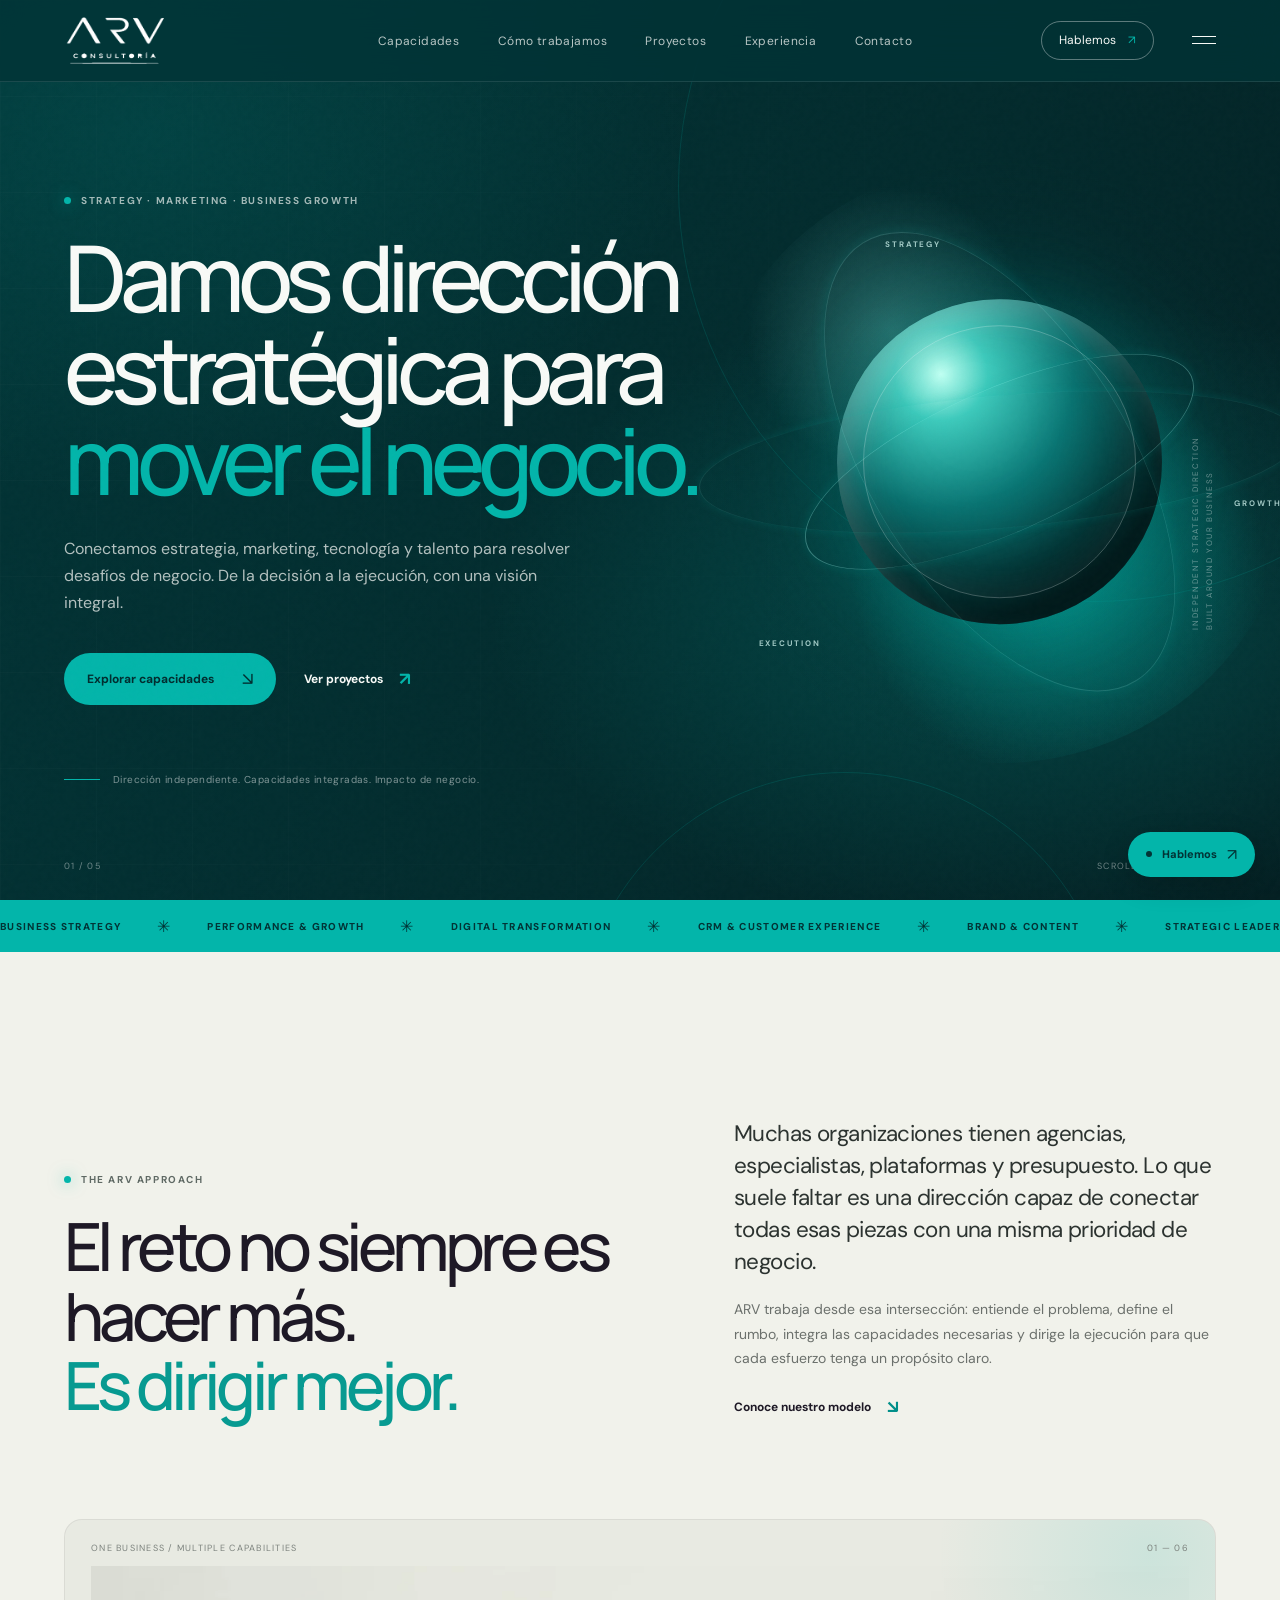
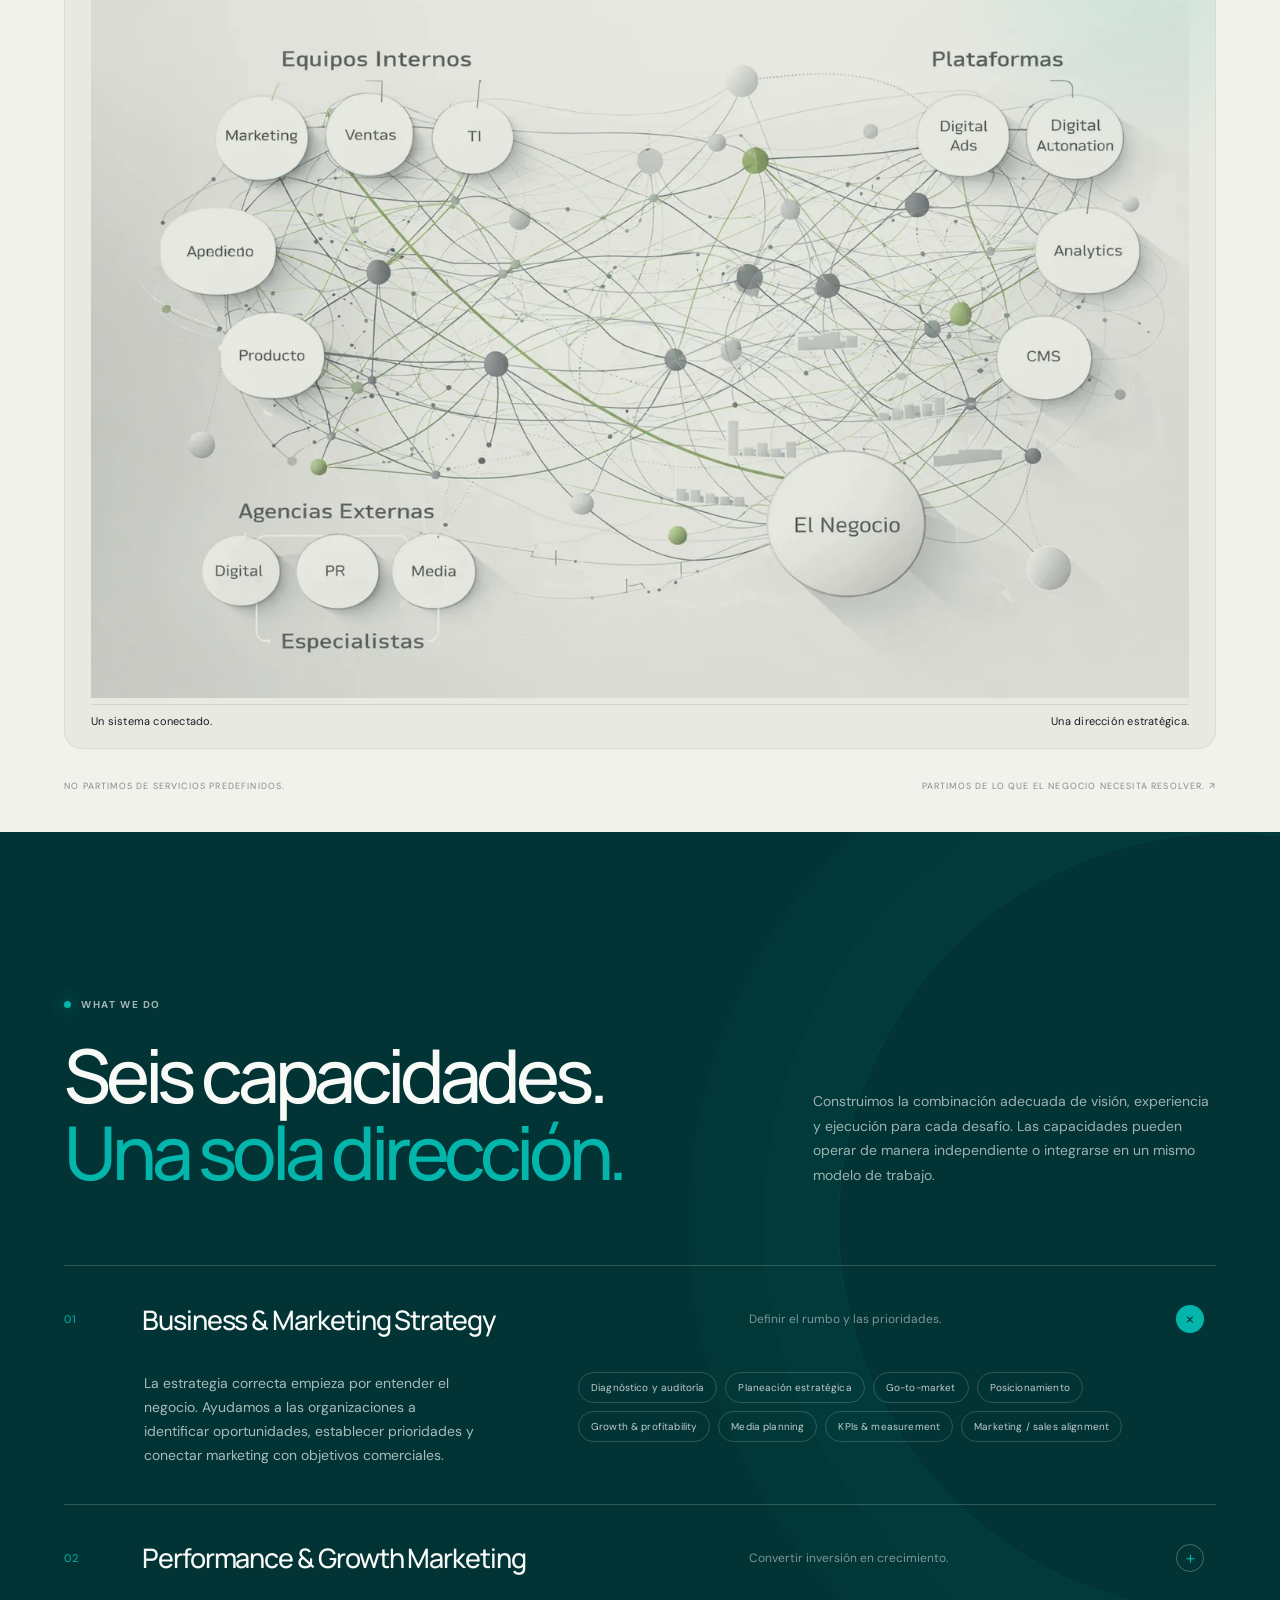
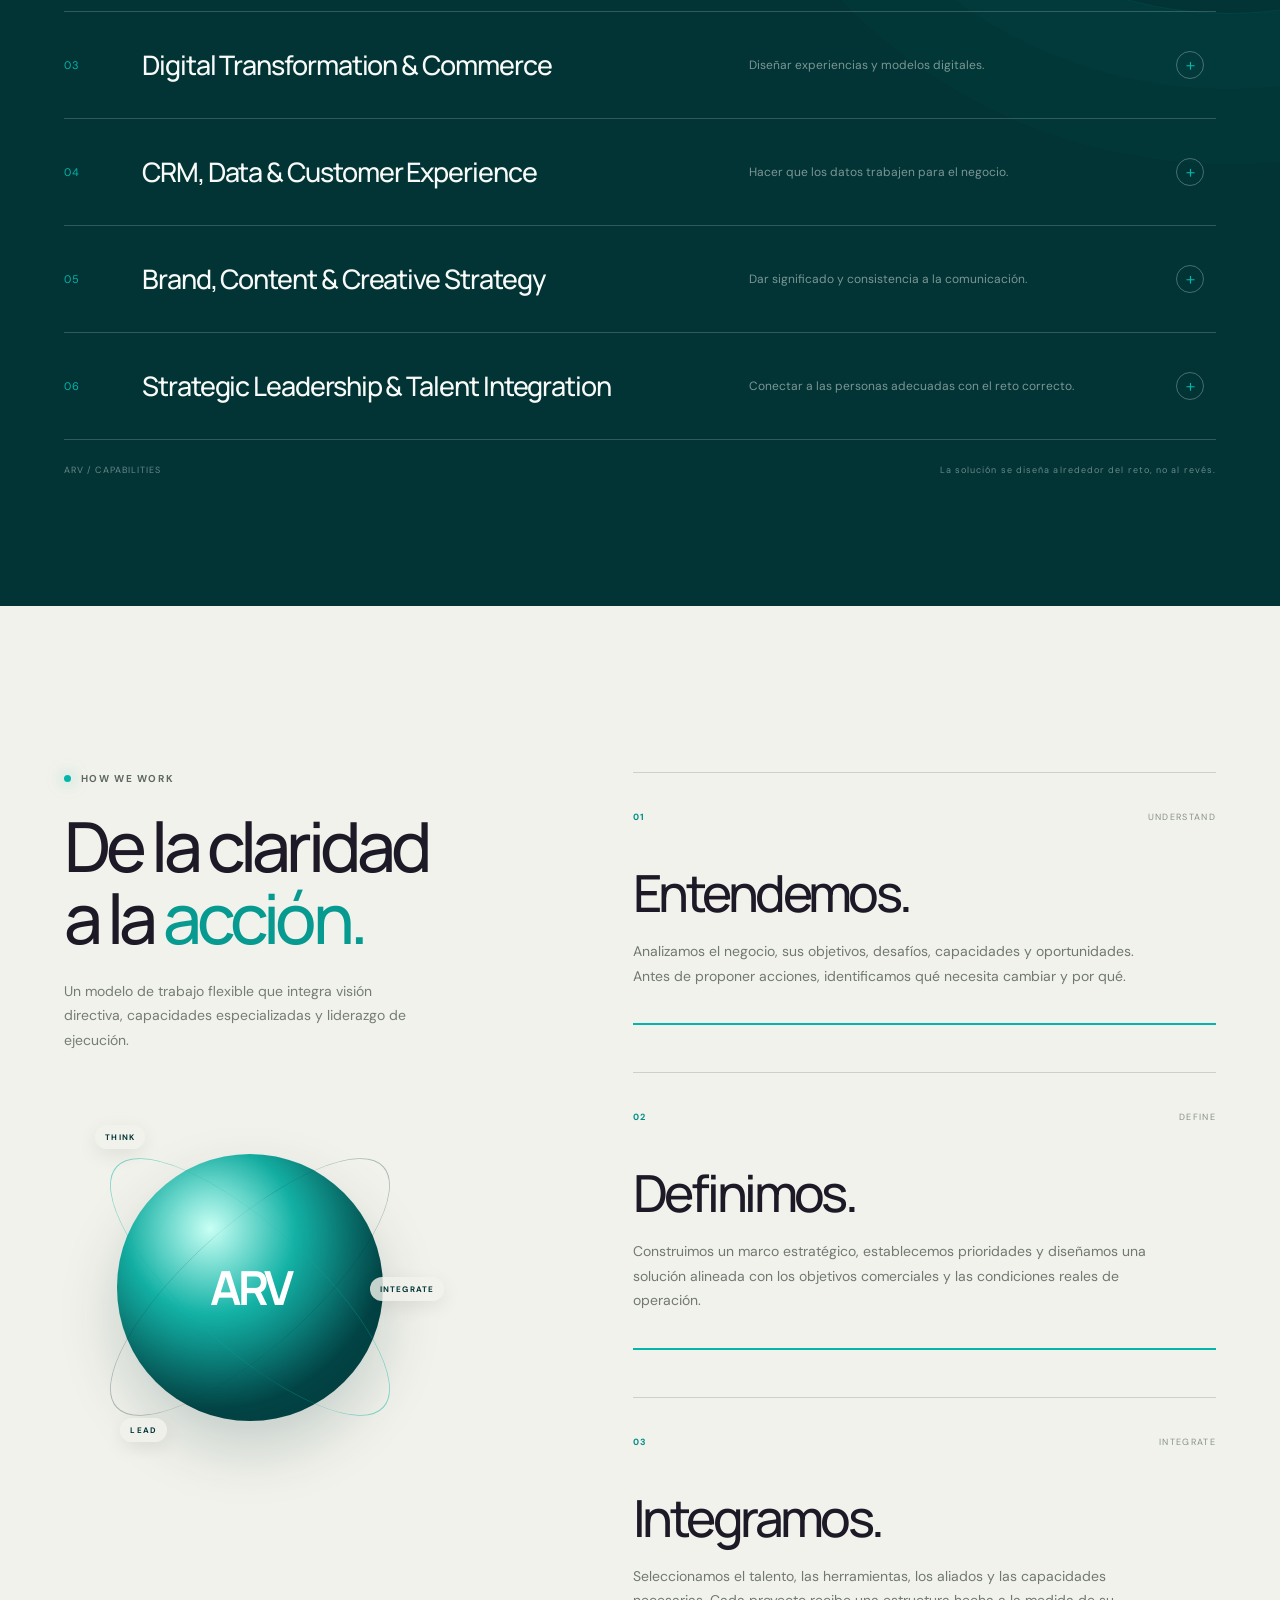
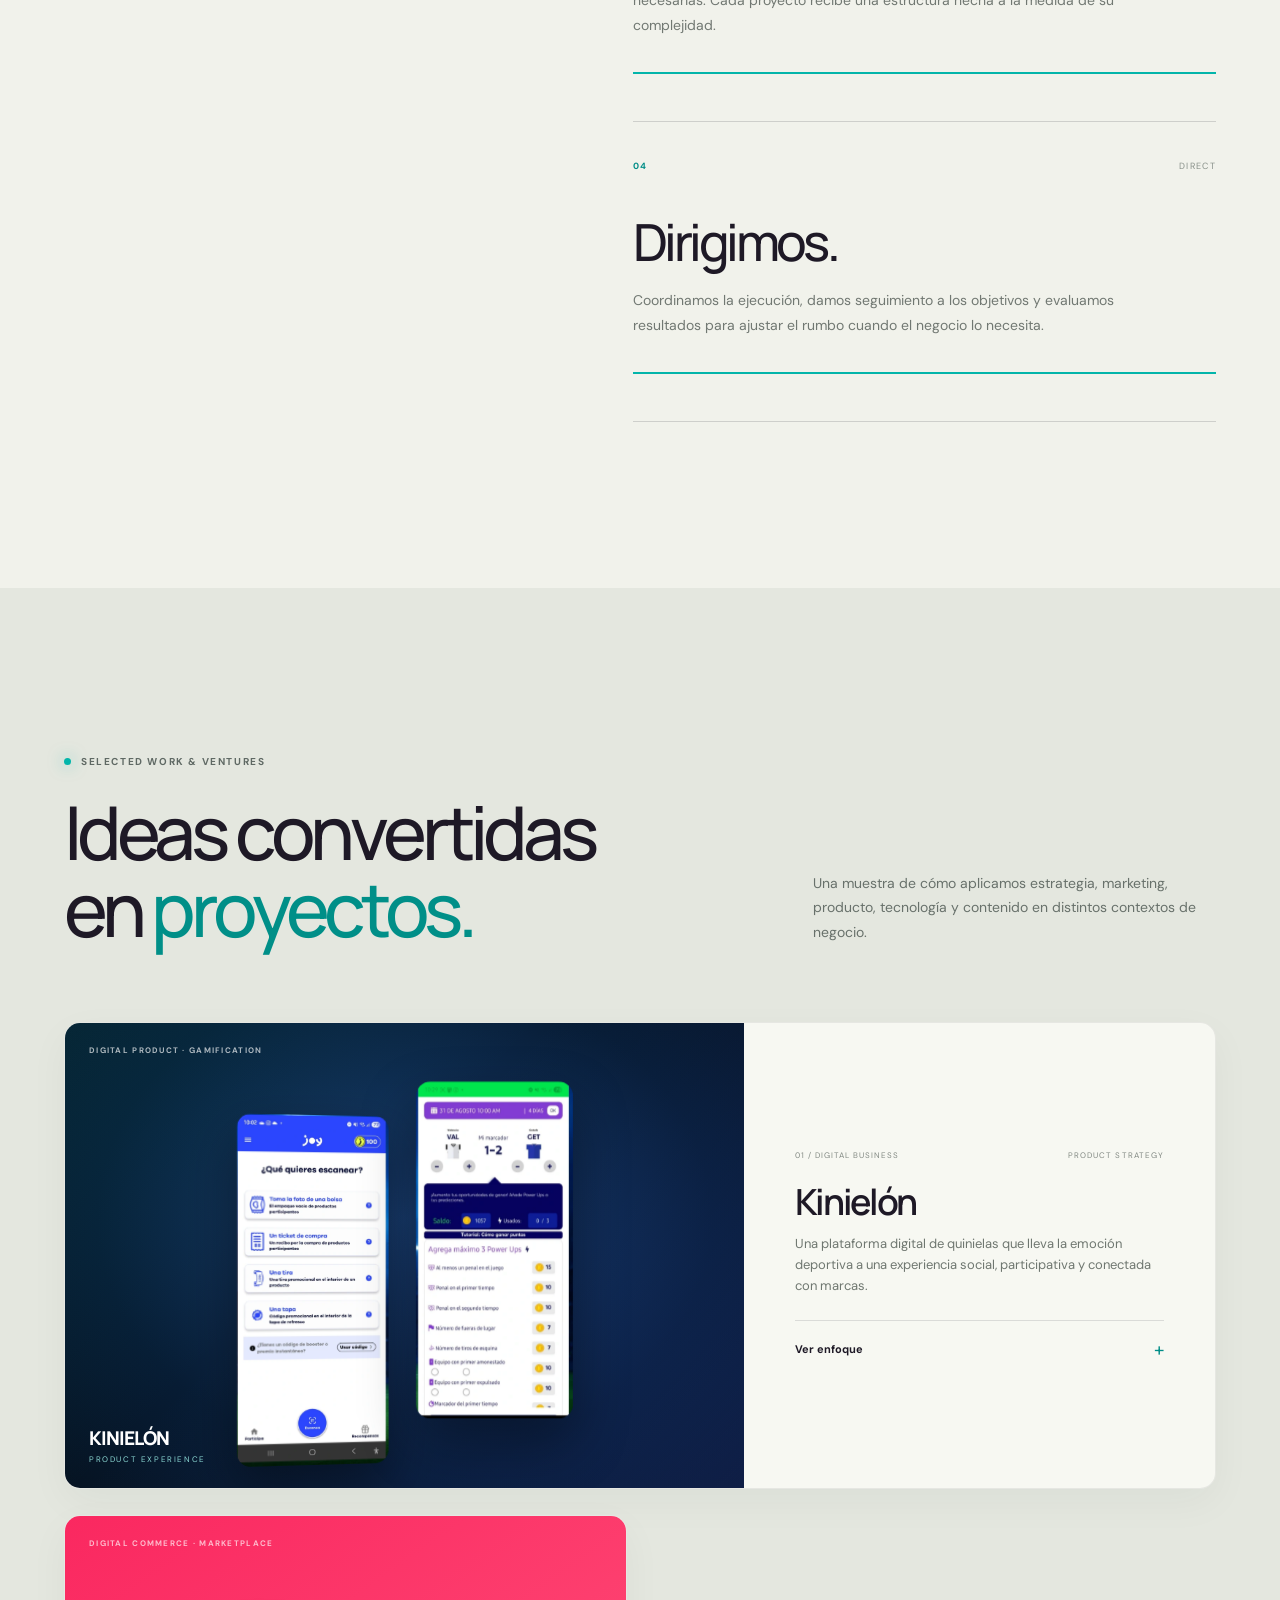
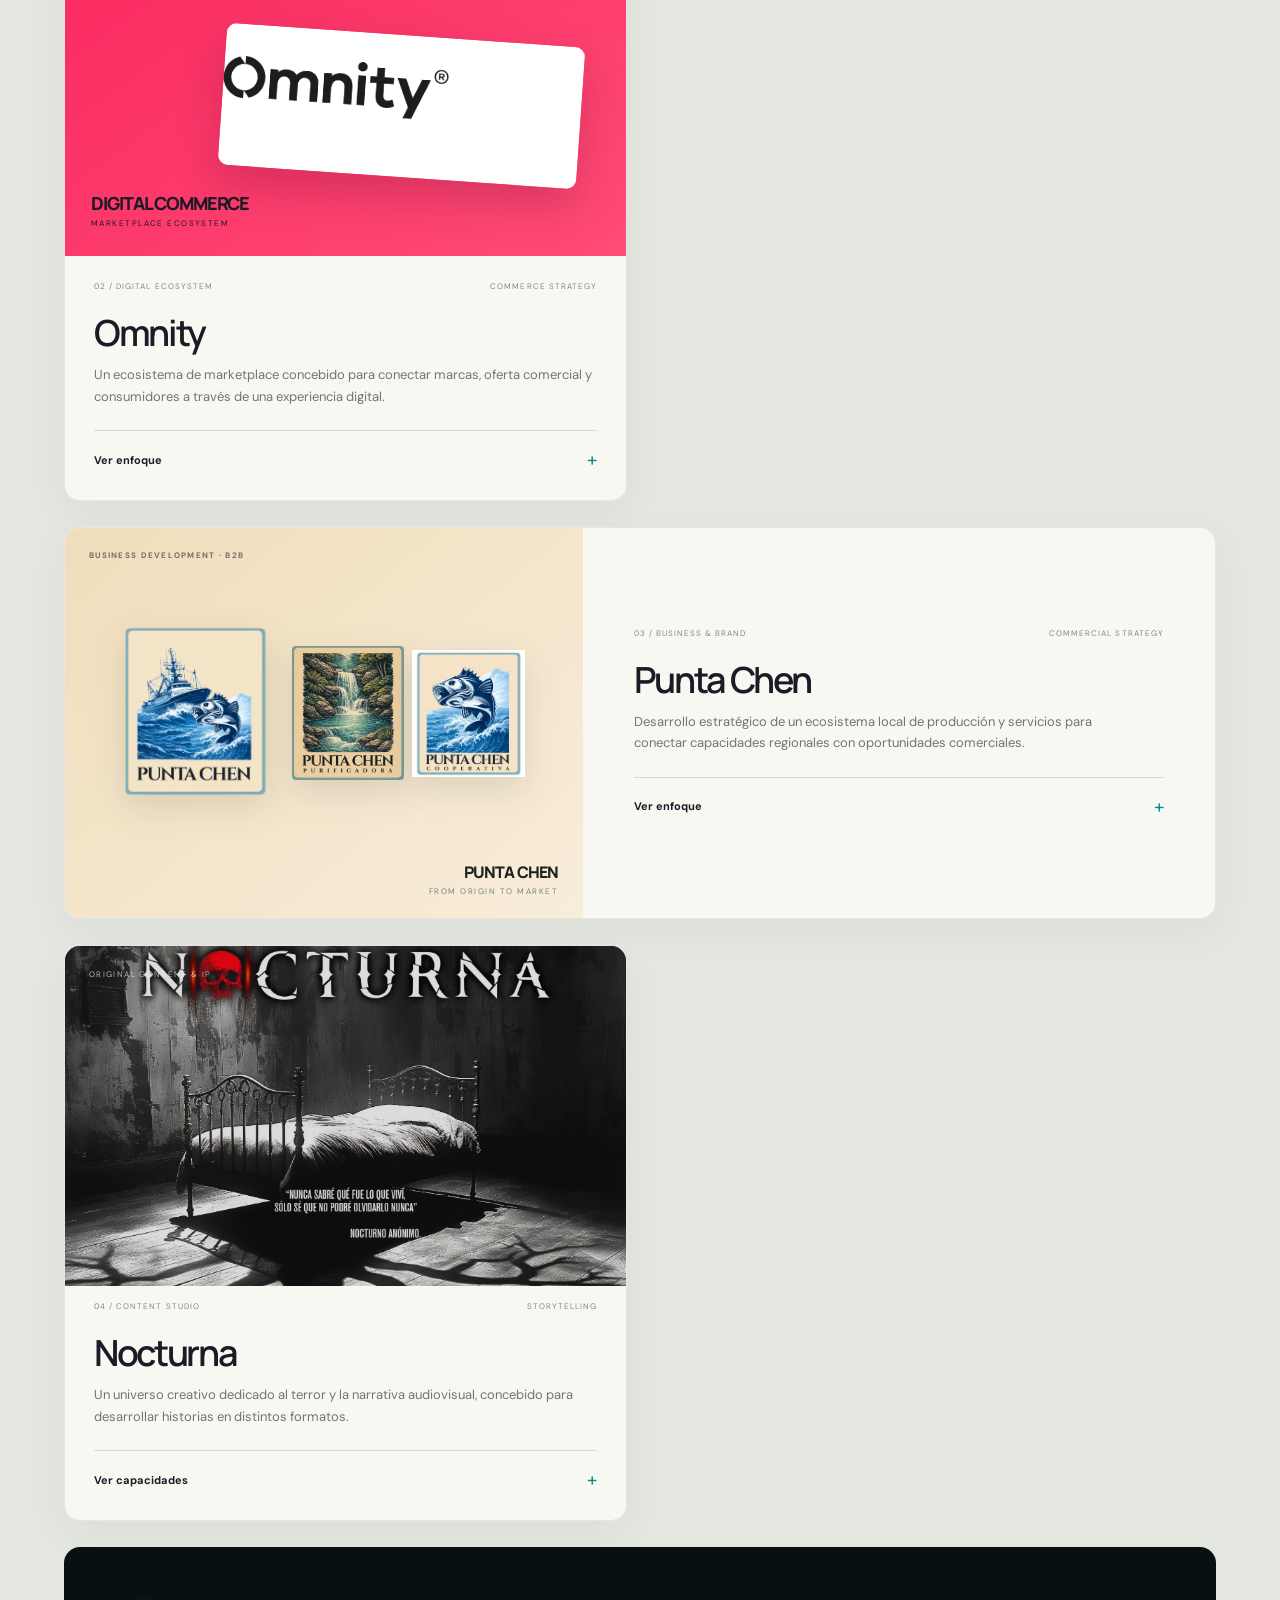
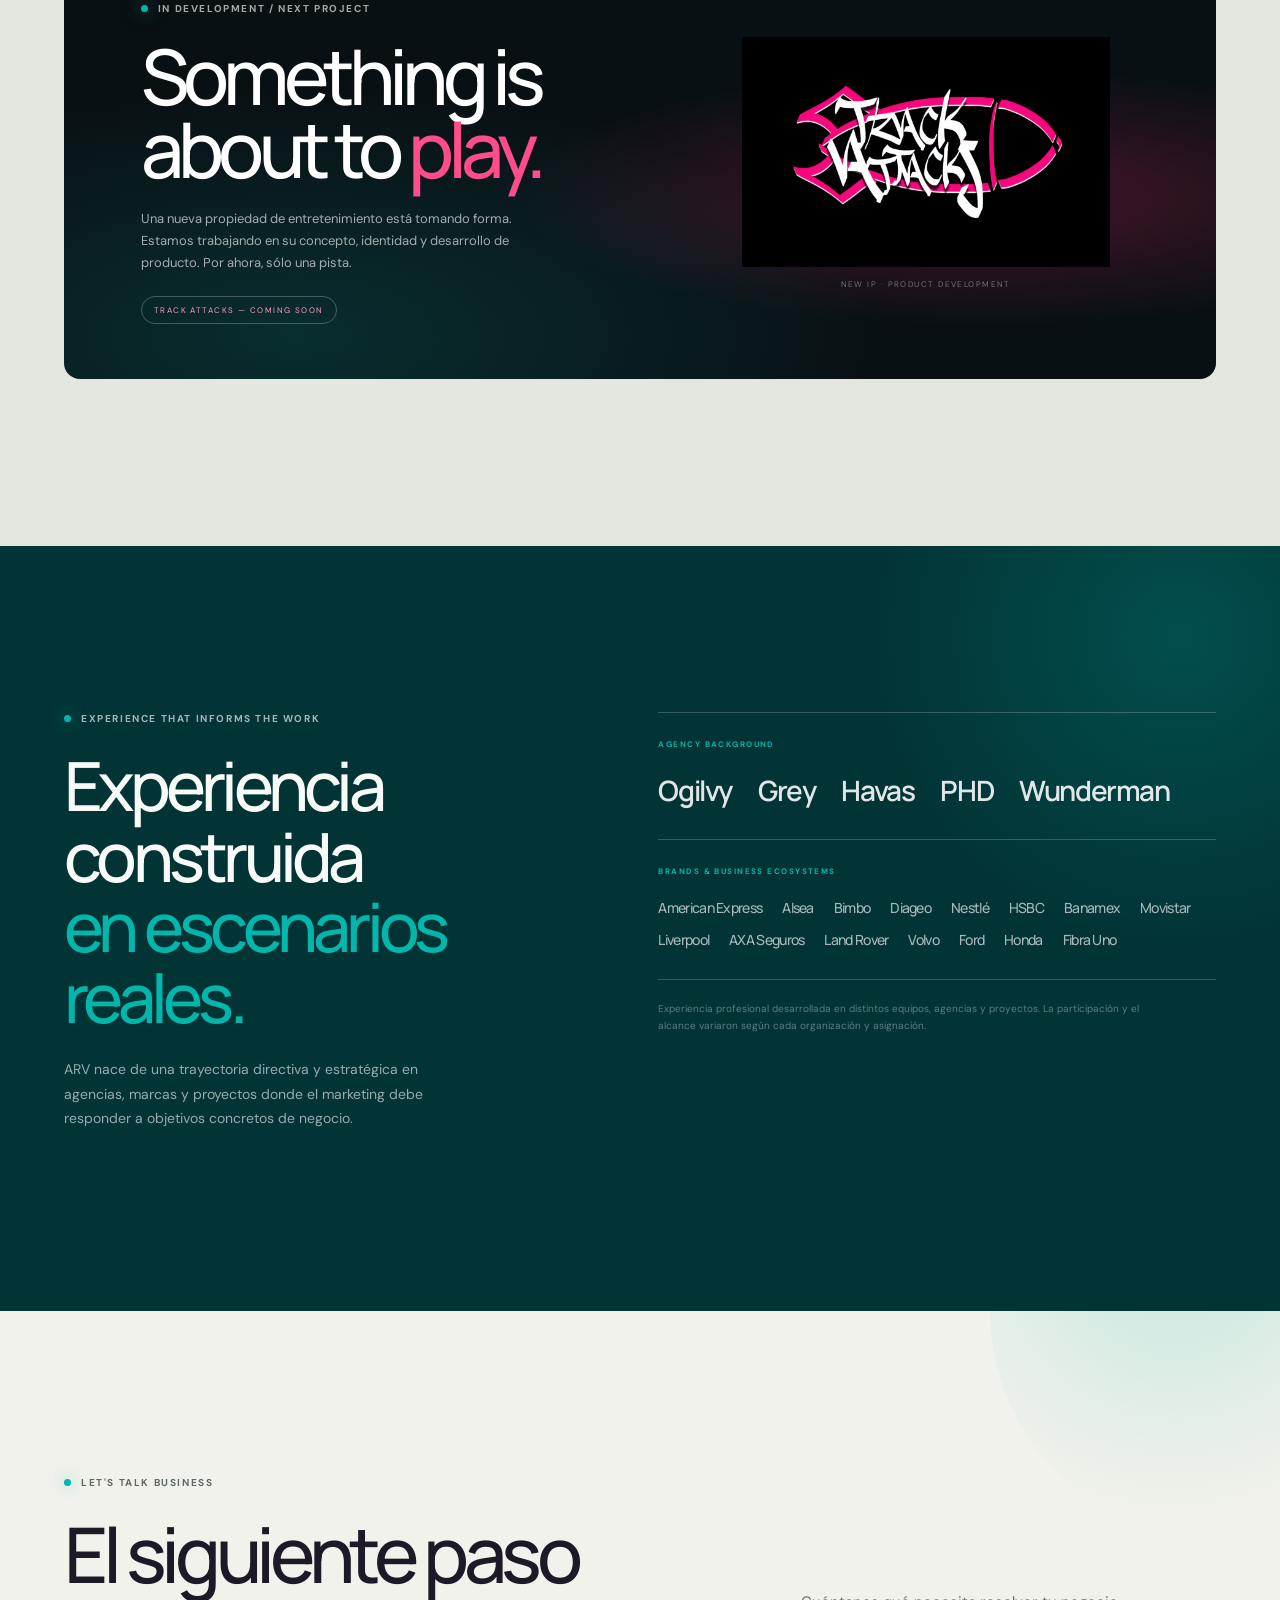
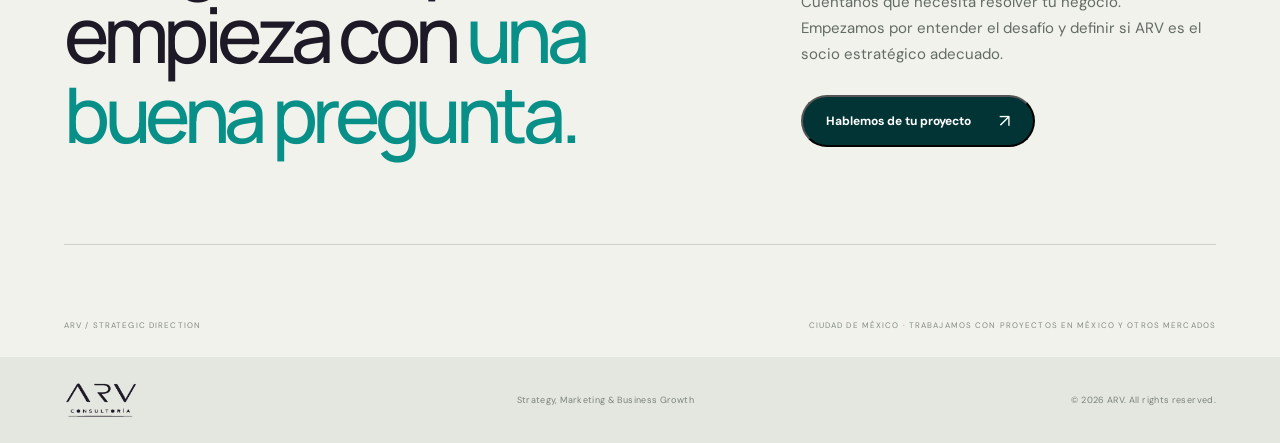
<file: index.html>
<!doctype html>
<html lang="es">
<head>
  <meta charset="utf-8">
  <meta name="viewport" content="width=device-width, initial-scale=1">
  <meta name="theme-color" content="#023436">
  <meta name="description" content="ARV conecta estrategia, marketing, tecnología y talento para resolver desafíos de negocio. Dirección estratégica, performance, crecimiento y transformación digital.">
  <meta property="og:type" content="website">
  <meta property="og:site_name" content="ARV">
  <meta property="og:title" content="ARV | Strategic direction. Business impact.">
  <meta property="og:description" content="Conectamos estrategia, marketing, tecnología y talento para resolver desafíos de negocio.">
  <meta property="og:url" content="https://somosarv.com/">
  <meta property="og:image" content="https://somosarv.com/assets/arv-social-cover.jpg">
  <meta name="twitter:card" content="summary_large_image">
  <title>ARV | Strategic direction. Business impact.</title>
  <link rel="preconnect" href="https://fonts.googleapis.com">
  <link rel="preconnect" href="https://fonts.gstatic.com" crossorigin>
  <link href="https://fonts.googleapis.com/css2?family=DM+Sans:wght@400;500;600;700&family=Manrope:wght@400;500;600;700;800&display=swap" rel="stylesheet">
  <link rel="icon" href="assets/arv-mark.svg" type="image/svg+xml">
  <link rel="stylesheet" href="styles.css">
  <script defer src="https://cloud.umami.is/script.js" data-website-id="8e982251-90ff-43f2-ac10-c4fc4c312b70"></script>
</head>
<body>
  <div class="page-noise" aria-hidden="true"></div>
  <header class="site-header" id="top">
    <a class="brand" href="#top" aria-label="ARV, inicio">
      <img src="assets/arv-logo-white.png" alt="ARV Consultoría">
    </a>
    <nav class="desktop-nav" aria-label="Navegación principal">
      <a href="#capabilities">Capacidades</a>
      <a href="#method">Cómo trabajamos</a>
      <a href="#work">Proyectos</a>
      <a href="#experience">Experiencia</a>
      <a href="#contact" data-open-arv-contact>Contacto</a>
    </nav>
    <div class="header-actions">
      <button class="header-contact" type="button" data-open-arv-contact>Hablemos <span>↗</span></button>
      <button class="menu-trigger" id="menuTrigger" aria-label="Abrir menú" aria-expanded="false" aria-controls="fullscreenMenu">
        <span></span><span></span>
      </button>
    </div>
  </header>

  <div class="menu-overlay" id="fullscreenMenu" aria-hidden="true">
    <div class="menu-topline"><span>ARV / MENU</span><button id="menuClose" aria-label="Cerrar menú">Cerrar <b>×</b></button></div>
    <nav class="menu-links" aria-label="Menú completo">
      <a href="#capabilities"><small>01</small> Capacidades <i>↗</i></a>
      <a href="#method"><small>02</small> Cómo trabajamos <i>↗</i></a>
      <a href="#work"><small>03</small> Proyectos <i>↗</i></a>
      <a href="#experience"><small>04</small> Experiencia <i>↗</i></a>
      <a href="#contact" data-open-arv-contact><small>05</small> Contacto <i>↗</i></a>
    </nav>
    <div class="menu-foot"><span>Strategic direction. Business impact.</span><span>Ciudad de México · México</span></div>
  </div>

  <main>
    <section class="hero section-dark" aria-labelledby="heroTitle">
      <div class="hero-grid-lines" aria-hidden="true"></div>
      <div class="hero-orbit orbit-a" aria-hidden="true"></div>
      <div class="hero-orbit orbit-b" aria-hidden="true"></div>
      <div class="hero-orb" aria-hidden="true"><div class="orb-core"></div><div class="orb-ring ring-one"></div><div class="orb-ring ring-two"></div><div class="orb-ring ring-three"></div><span class="orb-label label-one">STRATEGY</span><span class="orb-label label-two">GROWTH</span><span class="orb-label label-three">EXECUTION</span></div>
      <div class="hero-copy reveal">
        <p class="eyebrow eyebrow-light"><span class="eyebrow-dot"></span> STRATEGY · MARKETING · BUSINESS GROWTH</p>
        <h1 id="heroTitle">Damos dirección<br>estratégica para<br><em>mover el negocio.</em></h1>
        <p class="hero-intro">Conectamos estrategia, marketing, tecnología y talento para resolver desafíos de negocio. De la decisión a la ejecución, con una visión integral.</p>
        <div class="hero-ctas">
          <a class="button button-mint" href="#capabilities">Explorar capacidades <span>↘</span></a>
          <a class="text-link text-link-light" href="#work">Ver proyectos <span>↗</span></a>
        </div>
        <div class="hero-note"><span class="note-line"></span><span>Dirección independiente. Capacidades integradas. Impacto de negocio.</span></div>
      </div>
      <div class="hero-index"><span>01 / 05</span><span>SCROLL TO EXPLORE ↓</span></div>
      <div class="hero-side-caption">INDEPENDENT STRATEGIC DIRECTION<br>BUILT AROUND YOUR BUSINESS</div>
    </section>

    <div class="ticker" aria-label="Áreas de especialidad">
      <div class="ticker-track"><span>BUSINESS STRATEGY</span><b>✳</b><span>PERFORMANCE & GROWTH</span><b>✳</b><span>DIGITAL TRANSFORMATION</span><b>✳</b><span>CRM & CUSTOMER EXPERIENCE</span><b>✳</b><span>BRAND & CONTENT</span><b>✳</b><span>STRATEGIC LEADERSHIP</span><b>✳</b><span>BUSINESS STRATEGY</span><b>✳</b><span>PERFORMANCE & GROWTH</span><b>✳</b><span>DIGITAL TRANSFORMATION</span><b>✳</b></div>
    </div>

    <section class="intro-section section-linen" id="about">
      <div class="section-shell intro-layout">
        <div class="intro-heading reveal">
          <p class="eyebrow eyebrow-dark"><span class="eyebrow-dot"></span> THE ARV APPROACH</p>
          <h2>El reto no siempre es hacer más.<br><span>Es dirigir mejor.</span></h2>
        </div>
        <div class="intro-body reveal">
          <p class="lead-copy">Muchas organizaciones tienen agencias, especialistas, plataformas y presupuesto. Lo que suele faltar es una dirección capaz de conectar todas esas piezas con una misma prioridad de negocio.</p>
          <p>ARV trabaja desde esa intersección: entiende el problema, define el rumbo, integra las capacidades necesarias y dirige la ejecución para que cada esfuerzo tenga un propósito claro.</p>
          <a class="text-link text-link-dark" href="#method">Conoce nuestro modelo <span>↘</span></a>
        </div>
      </div>
      <div class="section-shell ecosystem-frame reveal">
        <div class="ecosystem-top"><span>ONE BUSINESS / MULTIPLE CAPABILITIES</span><span>01 — 06</span></div>
        <img src="assets/ecosystem-map.webp" alt="Diagrama conceptual de un ecosistema de equipos, plataformas y especialistas conectados por una dirección estratégica" loading="lazy">
        <div class="ecosystem-caption"><span>Un sistema conectado.</span><span>Una dirección estratégica.</span></div>
      </div>
      <div class="intro-foot section-shell"><span>NO PARTIMOS DE SERVICIOS PREDEFINIDOS.</span><span>PARTIMOS DE LO QUE EL NEGOCIO NECESITA RESOLVER. ↗</span></div>
    </section>

    <section class="capabilities-section" id="capabilities">
      <div class="section-shell">
        <div class="section-heading section-heading-dark reveal">
          <div><p class="eyebrow eyebrow-light"><span class="eyebrow-dot"></span> WHAT WE DO</p><h2>Seis capacidades.<br><span>Una sola dirección.</span></h2></div>
          <p>Construimos la combinación adecuada de visión, experiencia y ejecución para cada desafío. Las capacidades pueden operar de manera independiente o integrarse en un mismo modelo de trabajo.</p>
        </div>
        <div class="capability-list">
          <details class="capability reveal" open>
            <summary><span class="cap-number">01</span><span class="cap-title">Business & Marketing Strategy</span><span class="cap-desc">Definir el rumbo y las prioridades.</span><span class="cap-toggle">+</span></summary>
            <div class="cap-content"><p>La estrategia correcta empieza por entender el negocio. Ayudamos a las organizaciones a identificar oportunidades, establecer prioridades y conectar marketing con objetivos comerciales.</p><div class="cap-tags"><span>Diagnóstico y auditoría</span><span>Planeación estratégica</span><span>Go-to-market</span><span>Posicionamiento</span><span>Growth & profitability</span><span>Media planning</span><span>KPIs & measurement</span><span>Marketing / sales alignment</span></div></div>
          </details>
          <details class="capability reveal">
            <summary><span class="cap-number">02</span><span class="cap-title">Performance & Growth Marketing</span><span class="cap-desc">Convertir inversión en crecimiento.</span><span class="cap-toggle">+</span></summary>
            <div class="cap-content"><p>Diseñamos y dirigimos estrategias de adquisición orientadas a mejorar eficiencia, conversión y contribución comercial. Integramos medios, creatividad, datos y optimización para construir ecosistemas medibles.</p><div class="cap-tags"><span>Paid media</span><span>Google / Meta / TikTok</span><span>Programmatic</span><span>Budget planning & optimization</span><span>Demand generation & leads</span><span>CRO & funnels</span><span>Landing pages</span><span>CAC / ROAS / ROI / LTV</span><span>Agency audit</span><span>Marketing-to-sales integration</span></div></div>
          </details>
          <details class="capability reveal">
            <summary><span class="cap-number">03</span><span class="cap-title">Digital Transformation & Commerce</span><span class="cap-desc">Diseñar experiencias y modelos digitales.</span><span class="cap-toggle">+</span></summary>
            <div class="cap-content"><p>La transformación digital debe resolver problemas reales de negocio. Acompañamos la evolución de ecosistemas digitales conectando estrategia comercial, experiencia, tecnología y operación.</p><div class="cap-tags"><span>Digital transformation</span><span>E-commerce & marketplaces</span><span>Digital business models</span><span>Product strategy</span><span>Customer journeys</span><span>Omnichannel</span><span>Commercial process optimization</span><span>Technology assessment</span><span>Project direction</span></div></div>
          </details>
          <details class="capability reveal">
            <summary><span class="cap-number">04</span><span class="cap-title">CRM, Data & Customer Experience</span><span class="cap-desc">Hacer que los datos trabajen para el negocio.</span><span class="cap-toggle">+</span></summary>
            <div class="cap-content"><p>Diseñamos estrategias para aprovechar la información de clientes, mejorar las relaciones comerciales y convertir los datos en oportunidades de adquisición, retención y valor.</p><div class="cap-tags"><span>CRM & engagement</span><span>Segmentation & customer insight</span><span>Lifecycle management</span><span>Marketing automation</span><span>Loyalty & retention</span><span>Customer experience</span><span>Cross-sell / up-sell</span><span>Data-driven measurement</span><span>Channel governance</span></div></div>
          </details>
          <details class="capability reveal">
            <summary><span class="cap-number">05</span><span class="cap-title">Brand, Content & Creative Strategy</span><span class="cap-desc">Dar significado y consistencia a la comunicación.</span><span class="cap-toggle">+</span></summary>
            <div class="cap-content"><p>Desarrollamos estrategias de marca y comunicación que conectan el posicionamiento con las necesidades del mercado. Definimos el papel de la creatividad y el contenido dentro de la estrategia de crecimiento.</p><div class="cap-tags"><span>Brand & positioning</span><span>Value proposition</span><span>Communication strategy</span><span>Content marketing</span><span>Digital content strategy</span><span>Social media & community</span><span>Creative campaigns</span><span>Creative direction & production</span><span>Launch communication</span></div></div>
          </details>
          <details class="capability reveal">
            <summary><span class="cap-number">06</span><span class="cap-title">Strategic Leadership & Talent Integration</span><span class="cap-desc">Conectar a las personas adecuadas con el reto correcto.</span><span class="cap-toggle">+</span></summary>
            <div class="cap-content"><p>No siempre necesitas otra agencia. A veces necesitas que alguien dirija mejor a las que ya tienes. Integramos dirección estratégica independiente con especialistas y equipos seleccionados según las necesidades del proyecto.</p><div class="cap-tags"><span>External marketing leadership</span><span>Team direction</span><span>Talent curation</span><span>Agency integration</span><span>Operating models</span><span>Project leadership</span><span>Execution oversight</span><span>Executive advisory</span></div></div>
          </details>
        </div>
        <p class="capability-footnote"><span>ARV / CAPABILITIES</span><span>La solución se diseña alrededor del reto, no al revés.</span></p>
      </div>
    </section>

    <section class="method-section section-linen" id="method">
      <div class="section-shell method-layout">
        <div class="method-sticky reveal">
          <p class="eyebrow eyebrow-dark"><span class="eyebrow-dot"></span> HOW WE WORK</p>
          <h2>De la claridad<br>a la <span>acción.</span></h2>
          <p>Un modelo de trabajo flexible que integra visión directiva, capacidades especializadas y liderazgo de ejecución.</p>
          <div class="method-visual"><div class="method-visual-core">ARV</div><div class="method-visual-orbit orbit-1"></div><div class="method-visual-orbit orbit-2"></div><span class="method-visual-tag tag-a">THINK</span><span class="method-visual-tag tag-b">INTEGRATE</span><span class="method-visual-tag tag-c">LEAD</span></div>
        </div>
        <div class="method-steps">
          <article class="method-step reveal"><div class="step-top"><span>01</span><span>UNDERSTAND</span></div><h3>Entendemos.</h3><p>Analizamos el negocio, sus objetivos, desafíos, capacidades y oportunidades. Antes de proponer acciones, identificamos qué necesita cambiar y por qué.</p><div class="step-line"><span></span></div></article>
          <article class="method-step reveal"><div class="step-top"><span>02</span><span>DEFINE</span></div><h3>Definimos.</h3><p>Construimos un marco estratégico, establecemos prioridades y diseñamos una solución alineada con los objetivos comerciales y las condiciones reales de operación.</p><div class="step-line"><span></span></div></article>
          <article class="method-step reveal"><div class="step-top"><span>03</span><span>INTEGRATE</span></div><h3>Integramos.</h3><p>Seleccionamos el talento, las herramientas, los aliados y las capacidades necesarias. Cada proyecto recibe una estructura hecha a la medida de su complejidad.</p><div class="step-line"><span></span></div></article>
          <article class="method-step reveal"><div class="step-top"><span>04</span><span>DIRECT</span></div><h3>Dirigimos.</h3><p>Coordinamos la ejecución, damos seguimiento a los objetivos y evaluamos resultados para ajustar el rumbo cuando el negocio lo necesita.</p><div class="step-line"><span></span></div></article>
        </div>
      </div>
    </section>

    <section class="work-section" id="work">
      <div class="section-shell">
        <div class="section-heading section-heading-light reveal">
          <div><p class="eyebrow eyebrow-dark"><span class="eyebrow-dot"></span> SELECTED WORK & VENTURES</p><h2>Ideas convertidas<br>en <span>proyectos.</span></h2></div>
          <p>Una muestra de cómo aplicamos estrategia, marketing, producto, tecnología y contenido en distintos contextos de negocio.</p>
        </div>

        <div class="projects-grid">
          <article class="project-card project-kinielon reveal">
            <div class="project-visual kinielon-visual">
              <div class="project-kicker">DIGITAL PRODUCT · GAMIFICATION</div>
              <div class="kinielon-devices"><img src="assets/kinielon-scan.webp" alt="Pantalla real de Kinielón: registro de productos" loading="lazy"><img src="assets/kinielon-powerups.webp" alt="Pantalla real de Kinielón: selección de Power Ups" loading="lazy"></div>
              <div class="kinielon-label">KINIELÓN<span>PRODUCT EXPERIENCE</span></div>
            </div>
            <div class="project-copy"><div class="project-meta"><span>01 / DIGITAL BUSINESS</span><span>PRODUCT STRATEGY</span></div><h3>Kinielón</h3><p>Una plataforma digital de quinielas que lleva la emoción deportiva a una experiencia social, participativa y conectada con marcas.</p><details class="project-more"><summary>Ver enfoque <span>+</span></summary><div><b>El trabajo</b><p>Conceptualización de producto, experiencia de participación, dinámicas de engagement, integración de marca y diseño de una propuesta escalable para distintos eventos.</p><b>Lo que demuestra</b><p>Capacidad para conectar producto digital, experiencia de usuario, gamificación y estrategia comercial.</p></div></details></div>
          </article>

          <article class="project-card project-omnity reveal">
            <div class="project-visual omnity-visual"><div class="project-kicker">DIGITAL COMMERCE · MARKETPLACE</div><div class="omnity-screen"><img src="assets/omnity-wordmark.webp" alt="Logotipo de Omnity" loading="lazy"></div><div class="omnity-stamp">DIGITAL COMMERCE<span>MARKETPLACE ECOSYSTEM</span></div></div>
            <div class="project-copy"><div class="project-meta"><span>02 / DIGITAL ECOSYSTEM</span><span>COMMERCE STRATEGY</span></div><h3>Omnity</h3><p>Un ecosistema de marketplace concebido para conectar marcas, oferta comercial y consumidores a través de una experiencia digital.</p><details class="project-more"><summary>Ver enfoque <span>+</span></summary><div><b>El trabajo</b><p>Estrategia de negocio y propuesta de valor, conceptualización de marketplace, experiencia e-commerce, integración de oferta comercial y articulación entre marketing, tecnología y operación.</p><b>Lo que demuestra</b><p>Visión para diseñar ecosistemas comerciales y experiencias digitales que conectan múltiples participantes.</p></div></details></div>
          </article>

          <article class="project-card project-punta reveal">
            <div class="project-visual punta-visual"><div class="project-kicker">BUSINESS DEVELOPMENT · B2B</div><div class="punta-logos"><img class="punta-parent" src="assets/punta-grupo.webp" alt="Punta Chen Grupo" loading="lazy"><div class="punta-sublogos"><img src="assets/punta-purificadora.webp" alt="Punta Chen Purificadora" loading="lazy"><img src="assets/punta-cooperativa.jpg" alt="Punta Chen Cooperativa" loading="lazy"></div></div><div class="punta-label">PUNTA CHEN<span>FROM ORIGIN TO MARKET</span></div></div>
            <div class="project-copy"><div class="project-meta"><span>03 / BUSINESS & BRAND</span><span>COMMERCIAL STRATEGY</span></div><h3>Punta Chen</h3><p>Desarrollo estratégico de un ecosistema local de producción y servicios para conectar capacidades regionales con oportunidades comerciales.</p><details class="project-more"><summary>Ver enfoque <span>+</span></summary><div><b>El trabajo</b><p>Posicionamiento, arquitectura de marca, narrativa comercial, estrategia B2B, segmentación de clientes y desarrollo de activos de comunicación para Purificadora y Cooperativa.</p><b>Lo que demuestra</b><p>Capacidad para transformar una operación productiva en una propuesta de valor y una plataforma de desarrollo comercial.</p></div></details></div>
          </article>

          <article class="project-card project-nocturna reveal">
            <div class="project-visual nocturna-visual"><img src="assets/nocturna-cover.jpg" alt="Identidad visual de Nocturna" loading="lazy"><div class="nocturna-overline">ORIGINAL CONTENT & IP</div></div>
            <div class="project-copy"><div class="project-meta"><span>04 / CONTENT STUDIO</span><span>STORYTELLING</span></div><h3>Nocturna</h3><p>Un universo creativo dedicado al terror y la narrativa audiovisual, concebido para desarrollar historias en distintos formatos.</p><details class="project-more"><summary>Ver capacidades <span>+</span></summary><div><b>En desarrollo</b><p>Podcast, serie de cortometrajes en proceso de desarrollo y libro de cuentos de terror próximo a publicarse.</p><b>Lo que demuestra</b><p>Capacidad de conceptualización, construcción de universos narrativos, desarrollo de propiedad intelectual y producción de contenido.</p></div></details></div>
          </article>
        </div>

        <article class="track-feature reveal">
          <div class="track-feature-bg"></div>
          <div class="track-feature-content"><p class="eyebrow eyebrow-light"><span class="eyebrow-dot"></span> IN DEVELOPMENT / NEXT PROJECT</p><h3>Something is<br>about to <em>play.</em></h3><p>Una nueva propiedad de entretenimiento está tomando forma. Estamos trabajando en su concepto, identidad y desarrollo de producto. Por ahora, sólo una pista.</p><span class="coming-soon">TRACK ATTACKS — COMING SOON</span></div>
          <div class="track-logo-wrap"><img src="assets/track-attacks.png" alt="Logotipo de Track Attacks" loading="lazy"><span>NEW IP · PRODUCT DEVELOPMENT</span></div>
        </article>
      </div>
    </section>

    <section class="experience-section section-dark" id="experience">
      <div class="experience-glow" aria-hidden="true"></div>
      <div class="section-shell">
        <div class="experience-grid">
          <div class="experience-heading reveal"><p class="eyebrow eyebrow-light"><span class="eyebrow-dot"></span> EXPERIENCE THAT INFORMS THE WORK</p><h2>Experiencia construida<br><span>en escenarios reales.</span></h2><p>ARV nace de una trayectoria directiva y estratégica en agencias, marcas y proyectos donde el marketing debe responder a objetivos concretos de negocio.</p></div>
          <div class="experience-lists reveal">
            <div class="experience-list"><span class="list-label">AGENCY BACKGROUND</span><div class="brand-words"><span>Ogilvy</span><span>Grey</span><span>Havas</span><span>PHD</span><span>Wunderman</span></div></div>
            <div class="experience-list"><span class="list-label">BRANDS & BUSINESS ECOSYSTEMS</span><div class="brand-words brand-words-small"><span>American Express</span><span>Alsea</span><span>Bimbo</span><span>Diageo</span><span>Nestlé</span><span>HSBC</span><span>Banamex</span><span>Movistar</span><span>Liverpool</span><span>AXA Seguros</span><span>Land Rover</span><span>Volvo</span><span>Ford</span><span>Honda</span><span>Fibra Uno</span></div></div>
            <p class="experience-note">Experiencia profesional desarrollada en distintos equipos, agencias y proyectos. La participación y el alcance variaron según cada organización y asignación.</p>
          </div>
        </div>
      </div>
    </section>

  
<!-- CONTACT SECTION -->
<section class="contact-section section-linen" id="contact">
  <div class="contact-orb" aria-hidden="true"></div>

  <div class="section-shell contact-layout reveal">

    <div>
      <p class="eyebrow eyebrow-dark">
        <span class="eyebrow-dot"></span>
        LET'S TALK BUSINESS
      </p>

      <h2>
        El siguiente paso<br>
        empieza con <em>una buena pregunta.</em>
      </h2>
    </div>

    <div class="contact-copy">
      <p>
        Cuéntanos qué necesita resolver tu negocio.
        Empezamos por entender el desafío y definir
        si ARV es el socio estratégico adecuado.
      </p>

      <button
        class="button button-dark"
        type="button"
        id="openArvContact"
        data-open-arv-contact>
        Hablemos de tu proyecto <span>↗</span>
      </button>
    </div>

  </div>

  <div class="section-shell contact-bottom">
    <span>ARV / STRATEGIC DIRECTION</span>
    <span>CIUDAD DE MÉXICO · TRABAJAMOS CON PROYECTOS EN MÉXICO Y OTROS MERCADOS</span>
  </div>
</section>

<!-- CONTACT OVERLAY -->
<div
  class="arv-contact-overlay"
  id="arvContactOverlay"
  aria-hidden="true">

  <div
    class="arv-modal"
    id="arvContactModal"
    role="dialog"
    aria-modal="true"
    aria-labelledby="arvModalTitle"
    tabindex="-1">

    <button
      type="button"
      class="arv-modal-close"
      id="closeArvContact"
      aria-label="Cerrar formulario">
      ×
    </button>

    <p class="eyebrow eyebrow-dark">
      <span class="eyebrow-dot"></span>
      LET'S TALK BUSINESS
    </p>

    <h2 id="arvModalTitle">
      Una buena conversación puede cambiar el rumbo.
    </h2>

    <p class="arv-modal-intro">
      Cuéntanos un poco sobre tu proyecto.
      Nos pondremos en contacto contigo.
    </p>

    <form id="arvContactForm">

      <input
        type="hidden"
        name="_subject"
        value="Nueva consulta comercial desde ARV">

      <input
        type="hidden"
        name="_template"
        value="table">

      <div class="arv-field">
        <label for="arvName">Nombre</label>
        <input
          type="text"
          id="arvName"
          name="name"
          autocomplete="name"
          placeholder="Tu nombre"
          maxlength="80"
          required>
      </div>

      <div class="arv-field">
        <label for="arvEmail">Correo electrónico</label>
        <input
          type="email"
          id="arvEmail"
          name="email"
          autocomplete="email"
          placeholder="Tu correo electrónico"
          maxlength="120"
          required>
      </div>

      <div class="arv-field">
        <label for="arvMessage">Mensaje</label>
        <textarea
          id="arvMessage"
          name="message"
          rows="4"
          maxlength="1600"
          placeholder="Cuéntanos brevemente sobre tu proyecto."
          required></textarea>
      </div>

      <button
        class="button button-dark arv-submit"
        type="submit"
        id="arvSendBtn">
        Enviar mensaje <span>↗</span>
      </button>

      <p
        class="arv-form-status"
        id="arvFormStatus"
        role="status"
        aria-live="polite">
        Tus datos se utilizarán únicamente para responder tu consulta.
      </p>

    </form>

    <a
      class="arv-whatsapp-link"
      href="https://wa.me/525591985758?text=Hola%20ARV%2C%20quiero%20conversar%20sobre%20un%20proyecto."
      target="_blank"
      rel="noopener">
      ¿Prefieres WhatsApp? Escríbenos aquí ↗
    </a>

    <div
      class="arv-contact-success"
      id="arvContactSuccess"
      role="status"
      hidden>

      <span class="arv-success-mark">✓</span>

      <h3>¡Gracias por escribirnos!</h3>

      <p>
        Recibimos tu mensaje. Nos pondremos en contacto contigo pronto.
      </p>

      <button
        class="button button-dark"
        type="button"
        id="closeArvSuccess">
        Cerrar <span>↗</span>
      </button>

    </div>

  </div>
</div>
  </main>

  <footer class="site-footer"><div class="section-shell footer-inner"><a href="#top" class="footer-brand"><img src="assets/arv-logo-dark.png" alt="ARV Consultoría"></a><span>Strategy, Marketing & Business Growth</span><span>© <span id="year"></span> ARV. All rights reserved.</span></div></footer>

  <button class="floating-cta" type="button" data-open-arv-contact aria-label="Abrir formulario de contacto"><span class="floating-dot"></span> Hablemos <b>↗</b></button>
  <script src="script.js"></script>
</body>
</html>
</file>
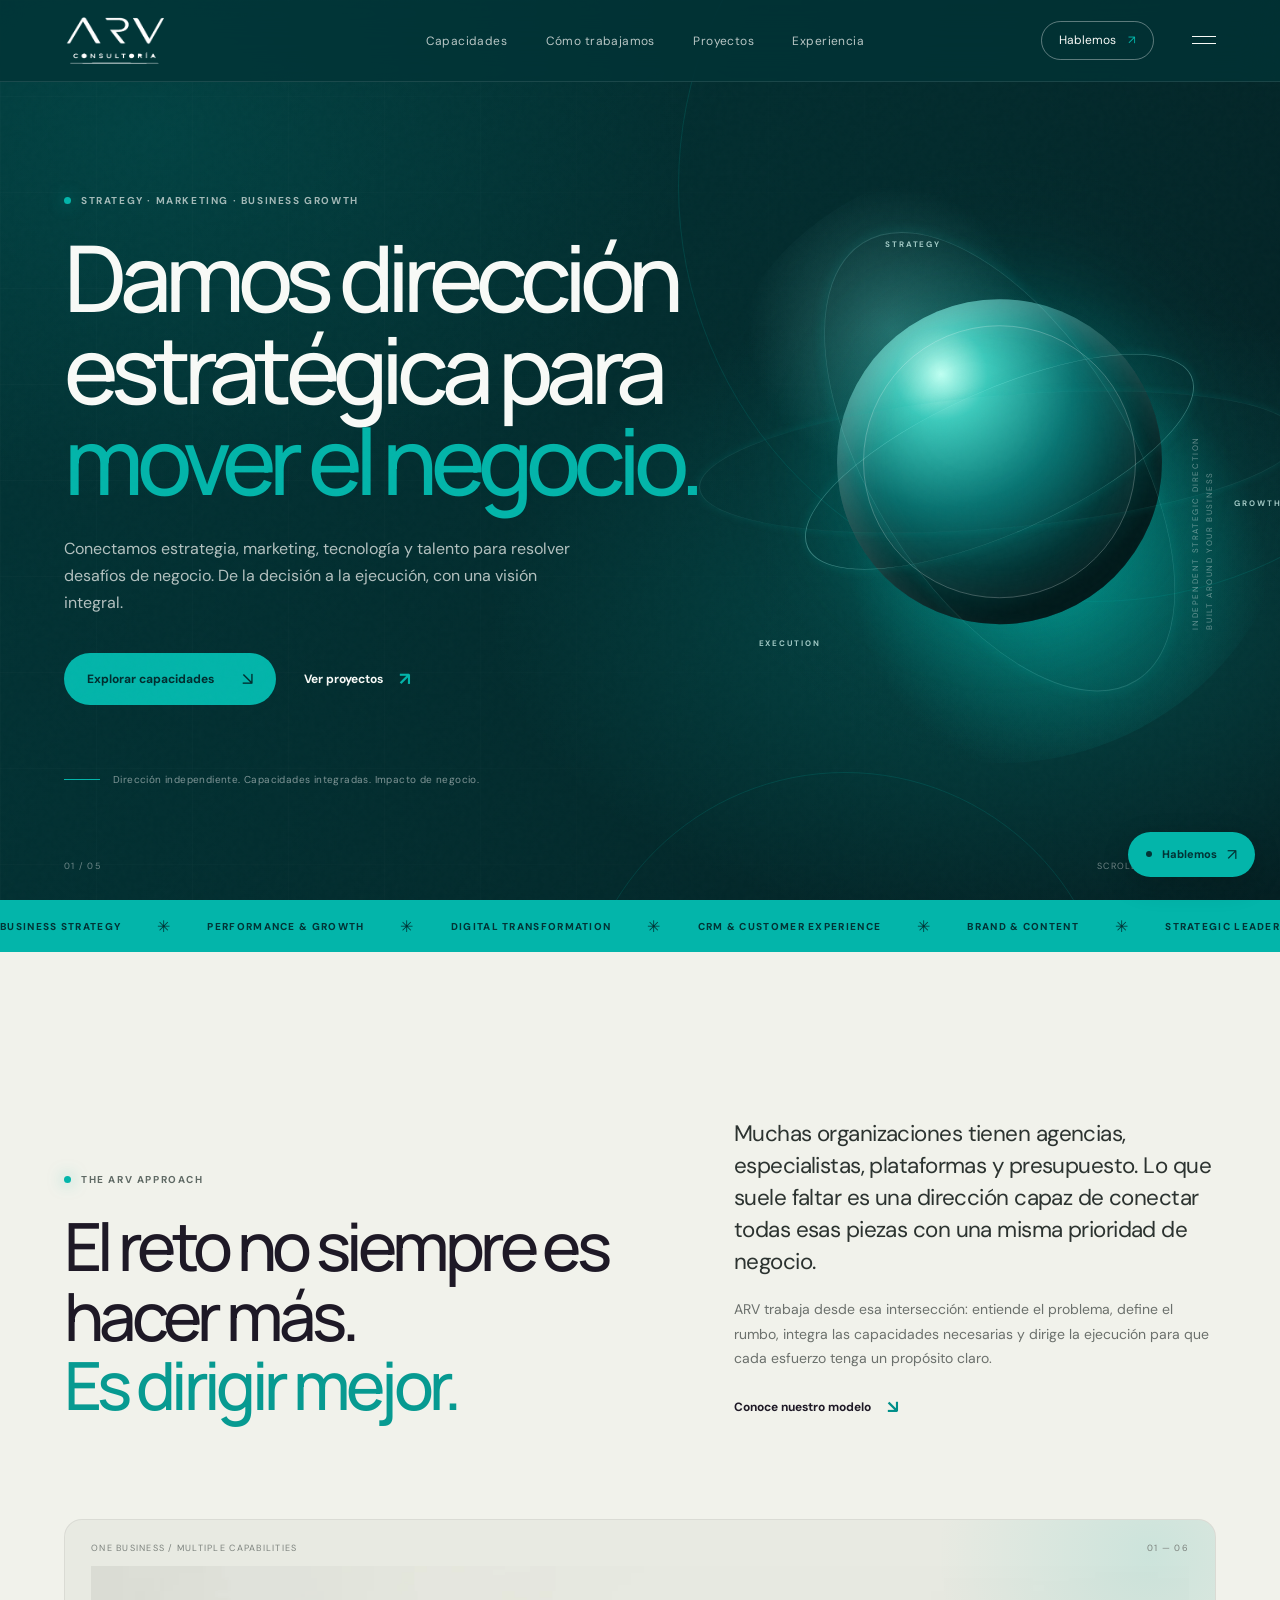
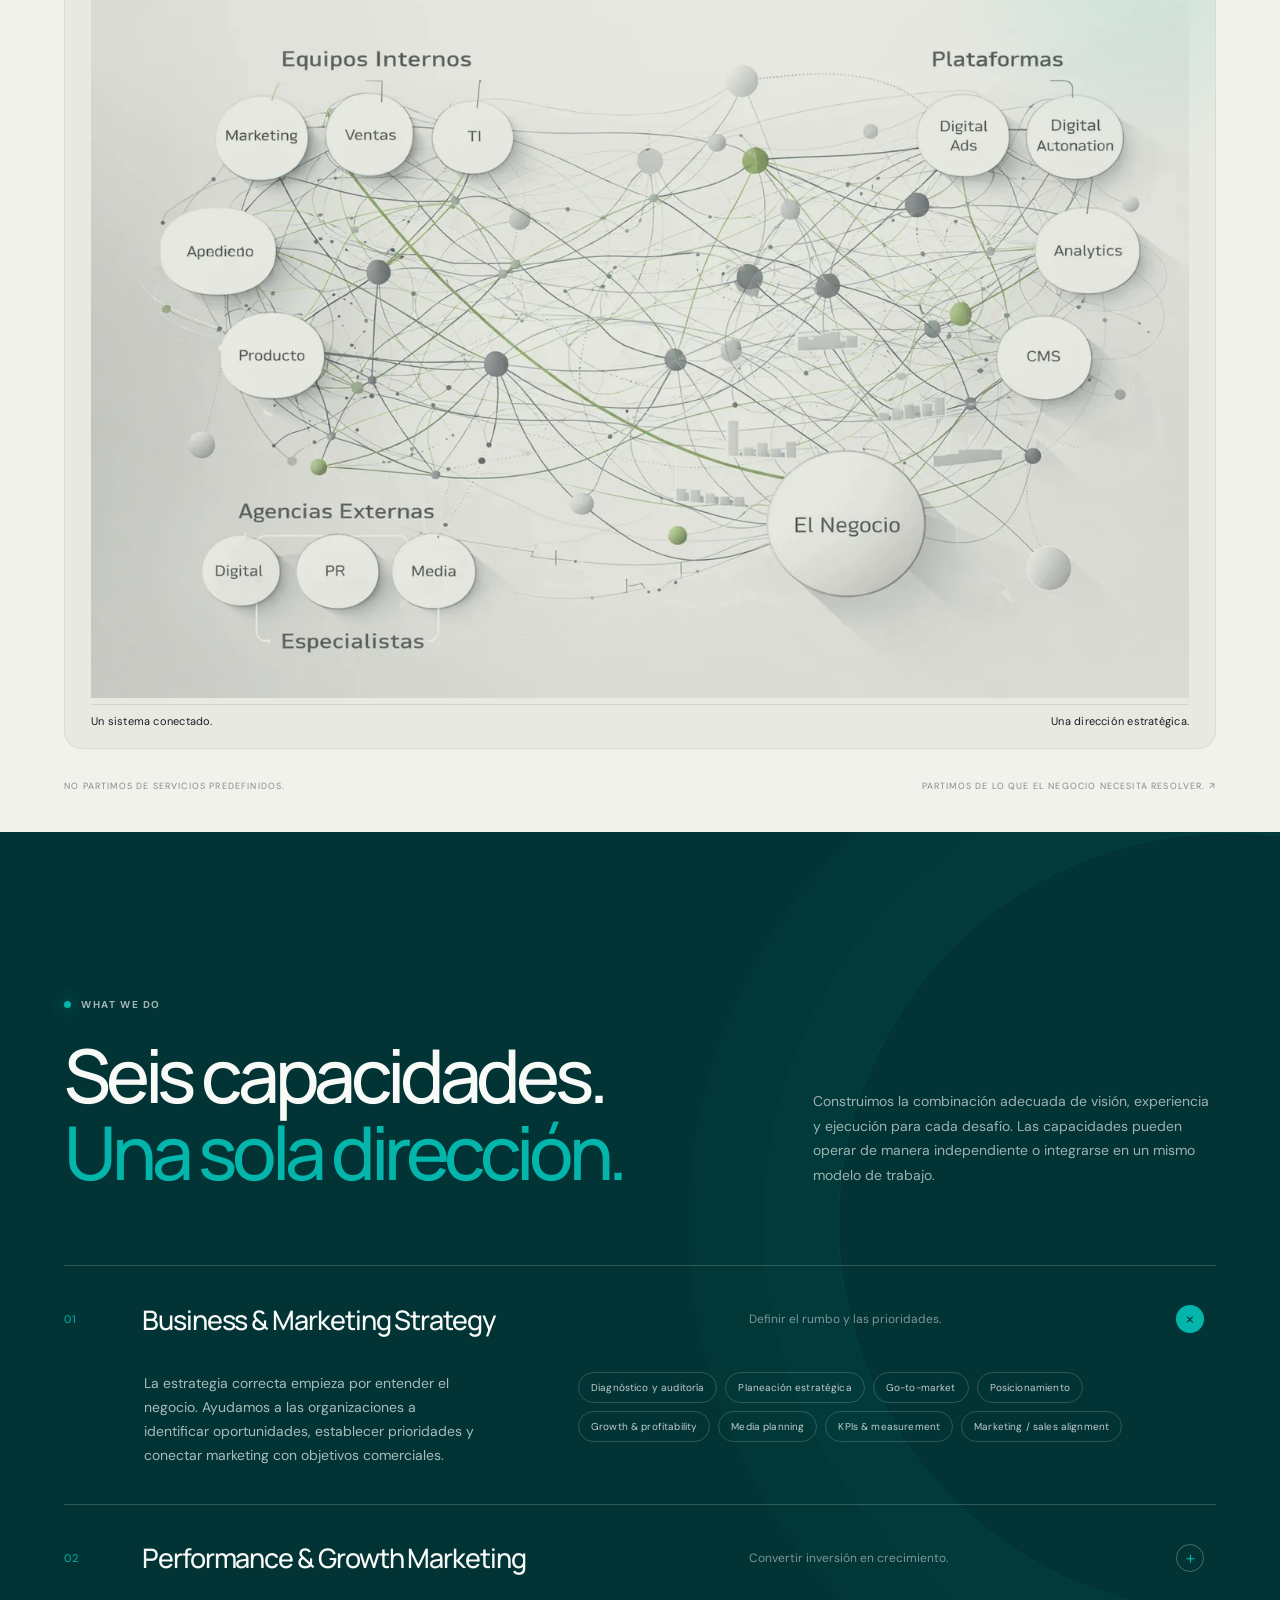
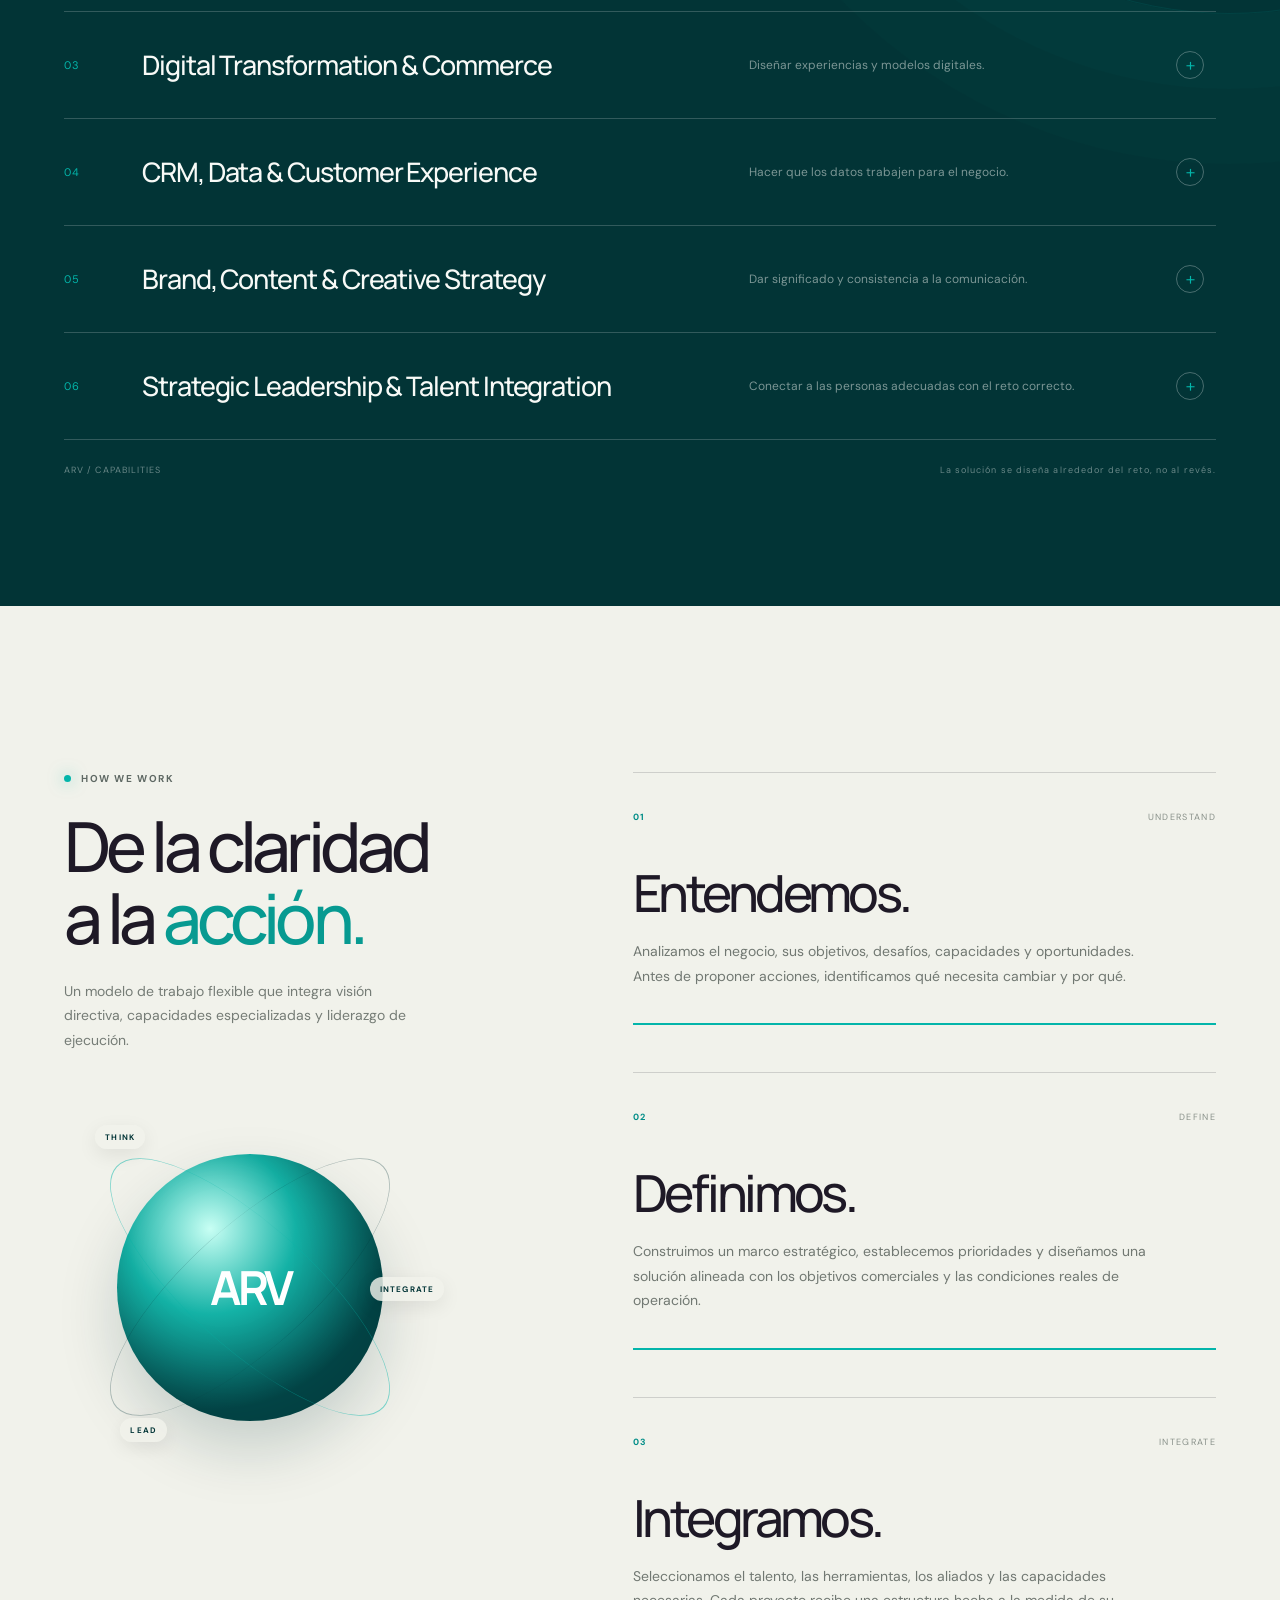
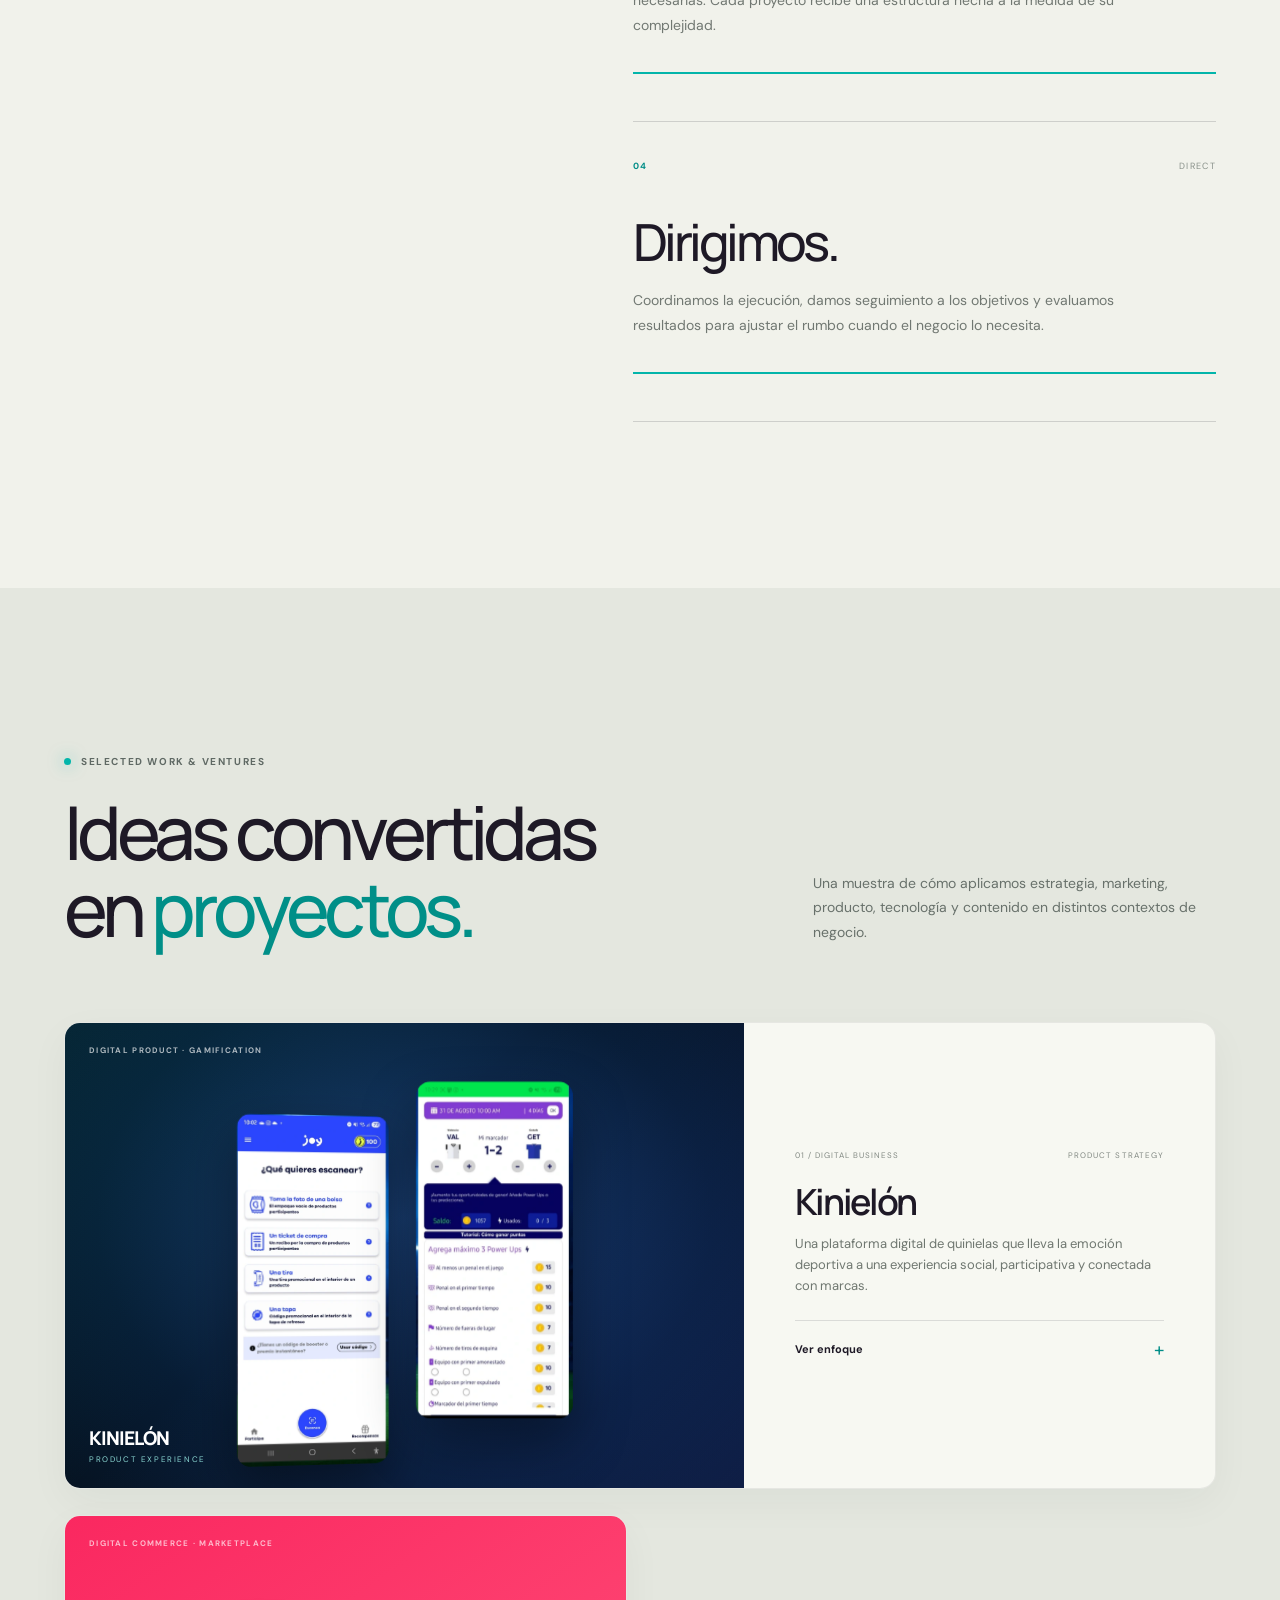
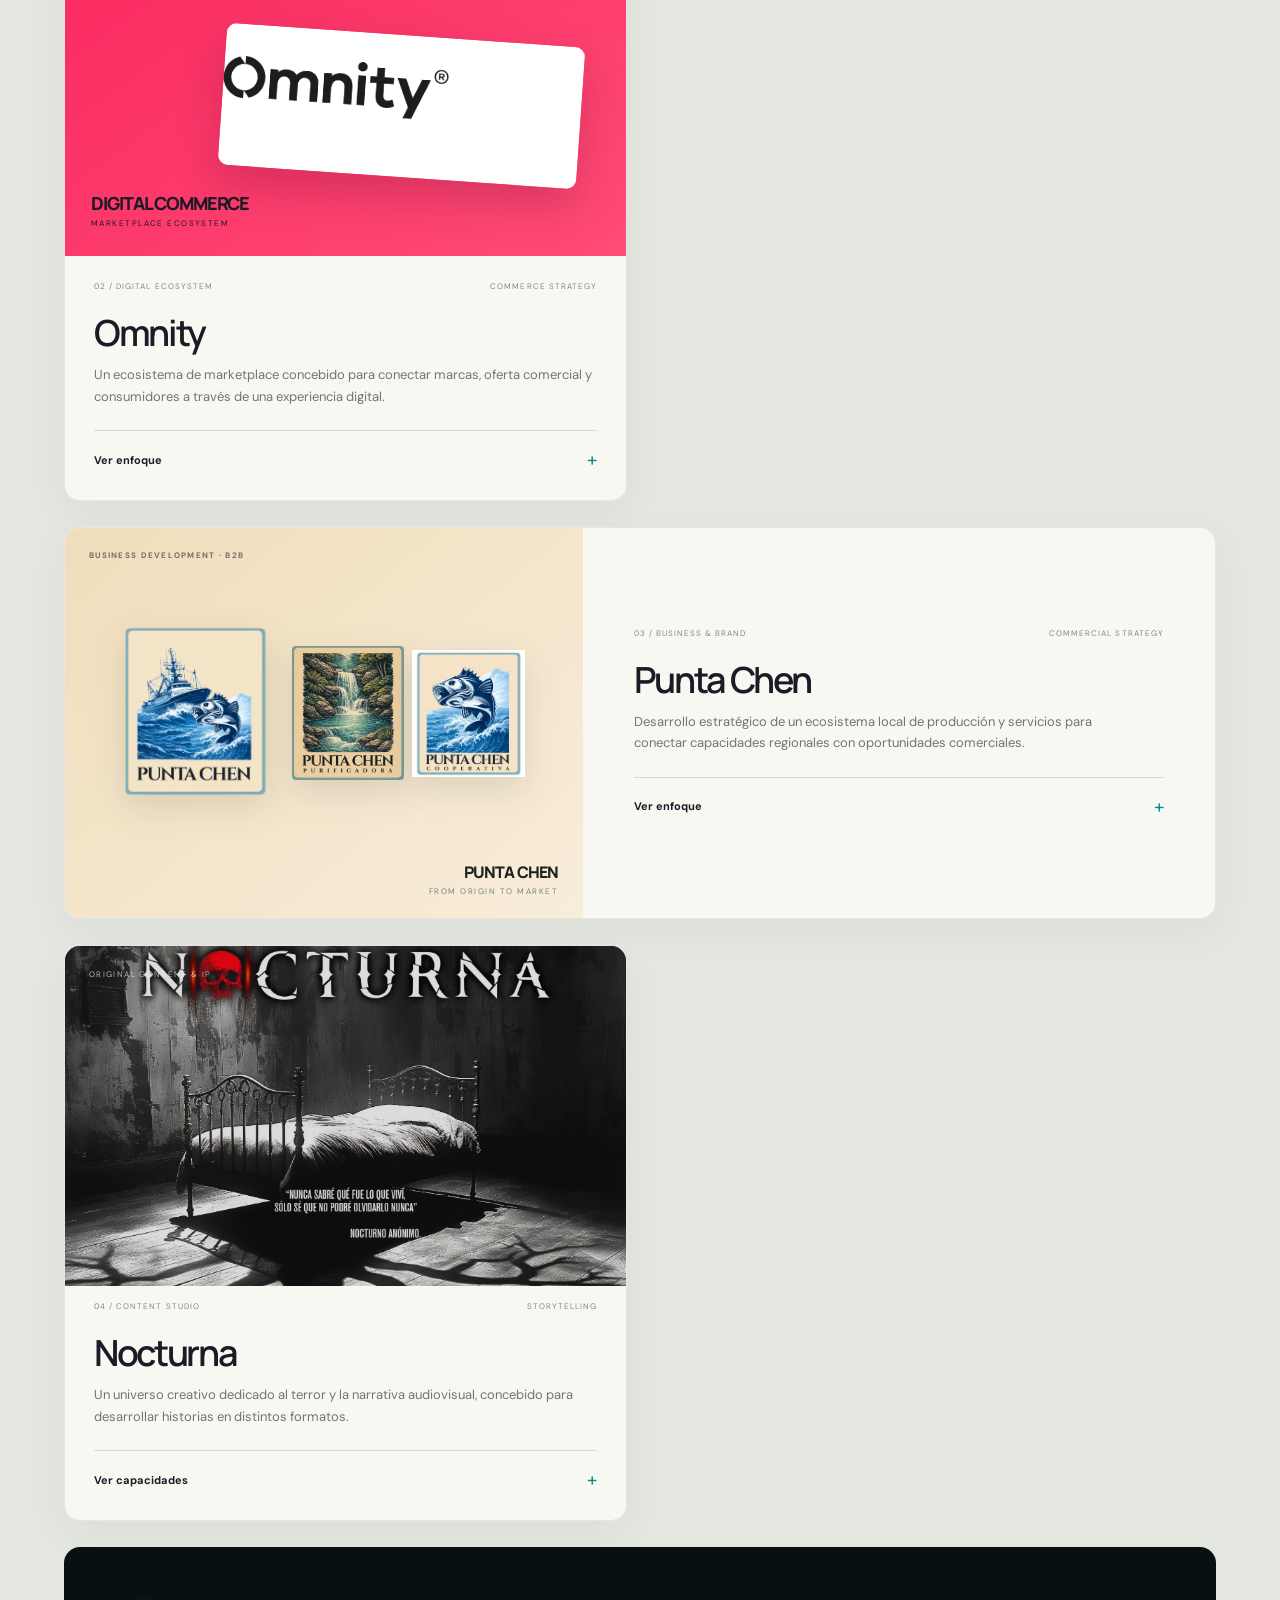
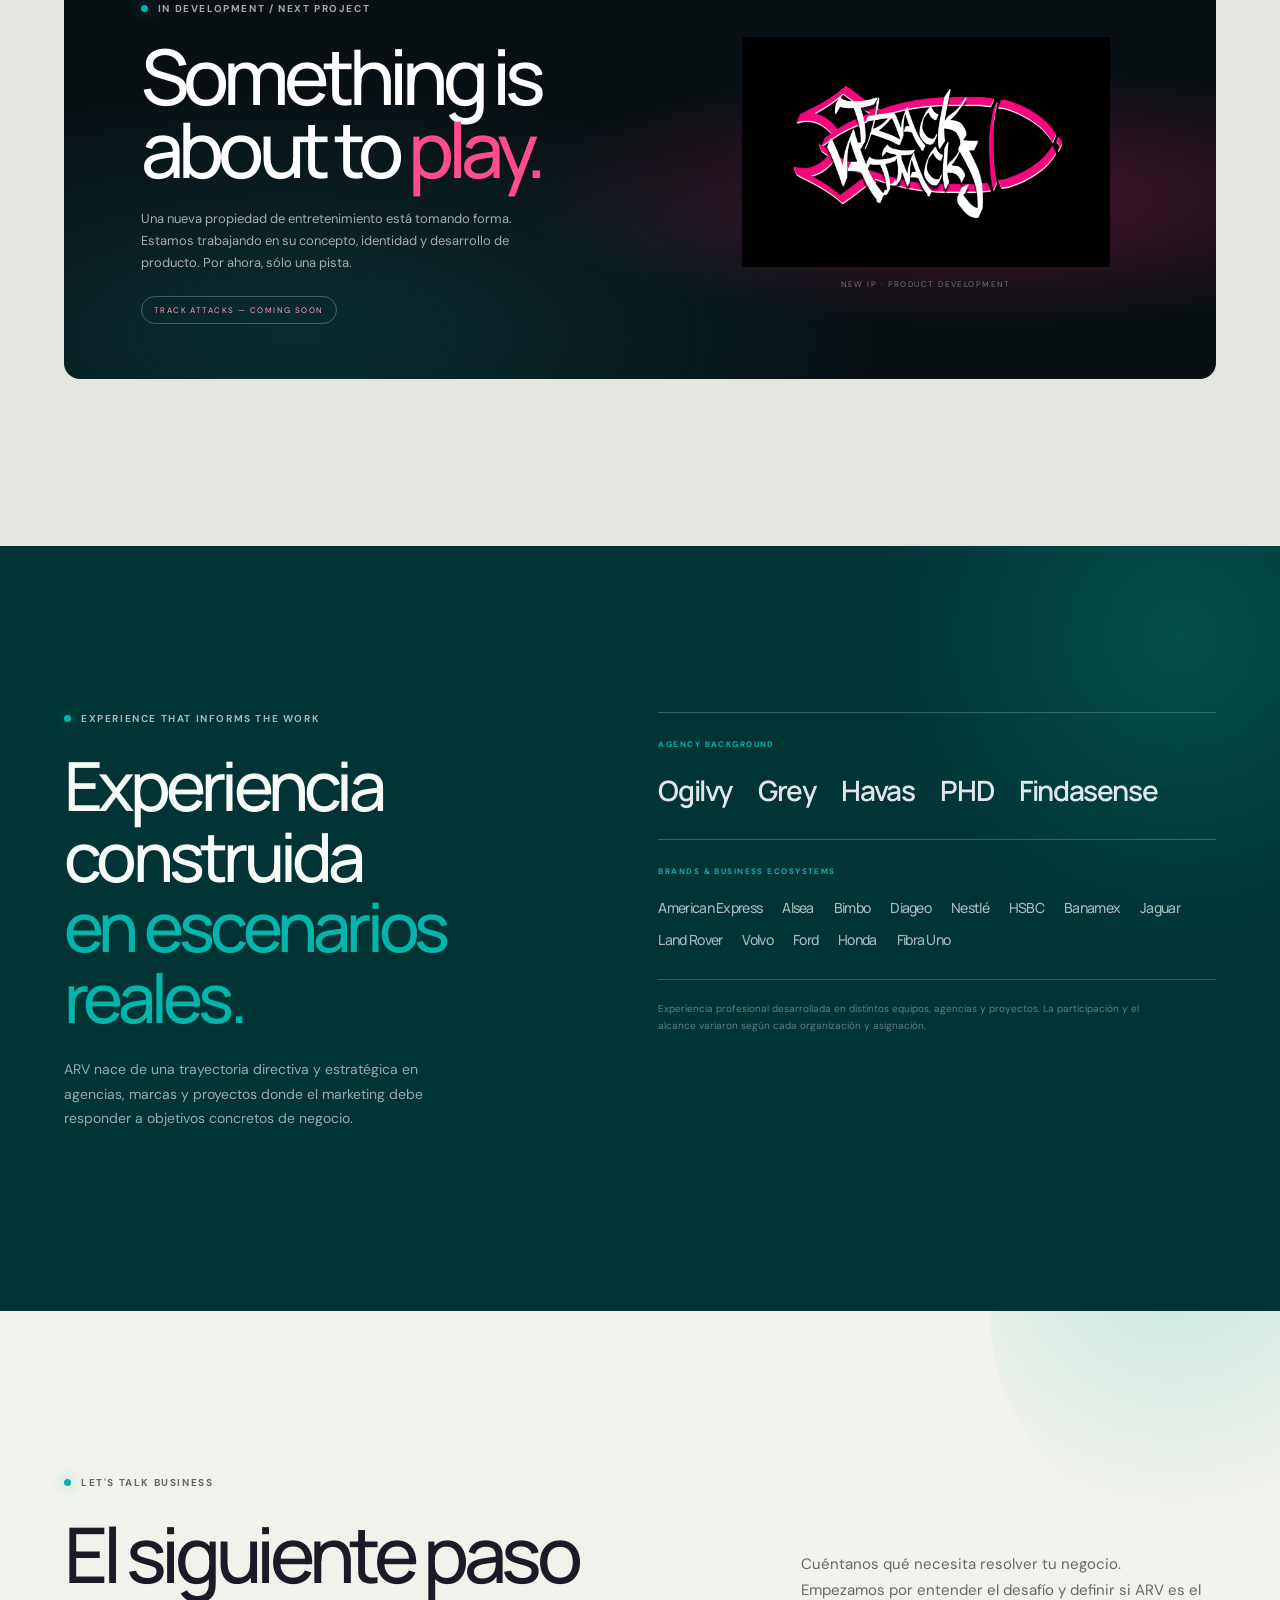
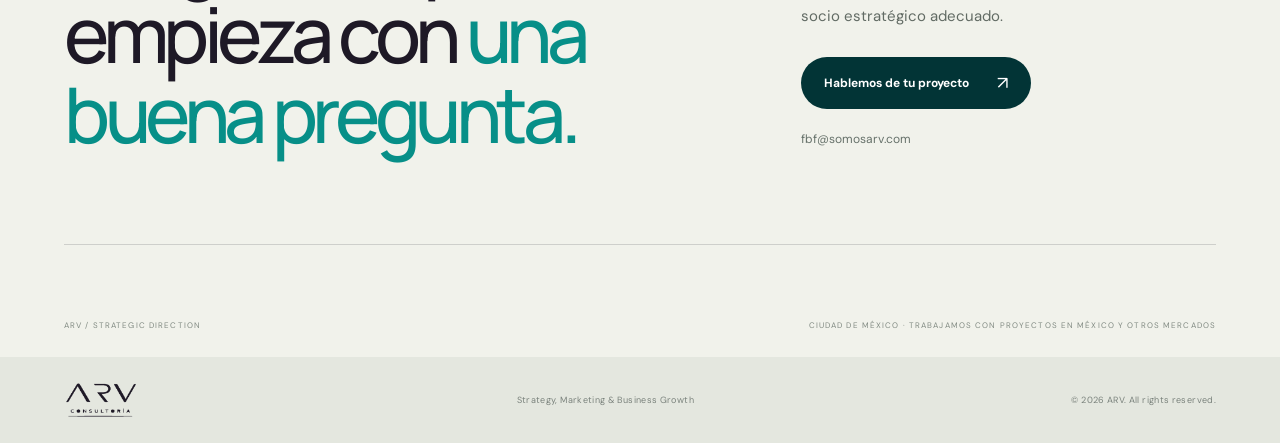
<file: indexBak.html>
<!doctype html>
<html lang="es">
<head>
  <meta charset="utf-8">
  <meta name="viewport" content="width=device-width, initial-scale=1">
  <meta name="theme-color" content="#023436">
  <meta name="description" content="ARV conecta estrategia, marketing, tecnología y talento para resolver desafíos de negocio. Dirección estratégica, performance, crecimiento y transformación digital.">
  <meta property="og:type" content="website">
  <meta property="og:site_name" content="ARV">
  <meta property="og:title" content="ARV | Strategic direction. Business impact.">
  <meta property="og:description" content="Conectamos estrategia, marketing, tecnología y talento para resolver desafíos de negocio.">
  <meta property="og:url" content="https://somosarv.com/">
  <meta property="og:image" content="https://somosarv.com/assets/arv-social-cover.jpg">
  <meta name="twitter:card" content="summary_large_image">
  <title>ARV | Strategic direction. Business impact.</title>
  <link rel="preconnect" href="https://fonts.googleapis.com">
  <link rel="preconnect" href="https://fonts.gstatic.com" crossorigin>
  <link href="https://fonts.googleapis.com/css2?family=DM+Sans:wght@400;500;600;700&family=Manrope:wght@400;500;600;700;800&display=swap" rel="stylesheet">
  <link rel="icon" href="assets/arv-mark.svg" type="image/svg+xml">
  <link rel="stylesheet" href="styles.css">
</head>
<body>
  <div class="page-noise" aria-hidden="true"></div>
  <header class="site-header" id="top">
    <a class="brand" href="#top" aria-label="ARV, inicio">
      <img src="assets/arv-logo-white.png" alt="ARV Consultoría">
    </a>
    <nav class="desktop-nav" aria-label="Navegación principal">
      <a href="#capabilities">Capacidades</a>
      <a href="#method">Cómo trabajamos</a>
      <a href="#work">Proyectos</a>
      <a href="#experience">Experiencia</a>
    </nav>
    <div class="header-actions">
      <a class="header-contact" href="https://wa.me/525591985758?text=Hola%20ARV%2C%20quiero%20conversar%20sobre%20un%20proyecto." target="_blank" rel="noopener">Hablemos <span>↗</span></a>
      <button class="menu-trigger" id="menuTrigger" aria-label="Abrir menú" aria-expanded="false" aria-controls="fullscreenMenu">
        <span></span><span></span>
      </button>
    </div>
  </header>

  <div class="menu-overlay" id="fullscreenMenu" aria-hidden="true">
    <div class="menu-topline"><span>ARV / MENU</span><button id="menuClose" aria-label="Cerrar menú">Cerrar <b>×</b></button></div>
    <nav class="menu-links" aria-label="Menú completo">
      <a href="#capabilities"><small>01</small> Capacidades <i>↗</i></a>
      <a href="#method"><small>02</small> Cómo trabajamos <i>↗</i></a>
      <a href="#work"><small>03</small> Proyectos <i>↗</i></a>
      <a href="#experience"><small>04</small> Experiencia <i>↗</i></a>
      <a href="#contact"><small>05</small> Contacto <i>↗</i></a>
    </nav>
    <div class="menu-foot"><span>Strategic direction. Business impact.</span><span>Ciudad de México · México</span></div>
  </div>

  <main>
    <section class="hero section-dark" aria-labelledby="heroTitle">
      <div class="hero-grid-lines" aria-hidden="true"></div>
      <div class="hero-orbit orbit-a" aria-hidden="true"></div>
      <div class="hero-orbit orbit-b" aria-hidden="true"></div>
      <div class="hero-orb" aria-hidden="true"><div class="orb-core"></div><div class="orb-ring ring-one"></div><div class="orb-ring ring-two"></div><div class="orb-ring ring-three"></div><span class="orb-label label-one">STRATEGY</span><span class="orb-label label-two">GROWTH</span><span class="orb-label label-three">EXECUTION</span></div>
      <div class="hero-copy reveal">
        <p class="eyebrow eyebrow-light"><span class="eyebrow-dot"></span> STRATEGY · MARKETING · BUSINESS GROWTH</p>
        <h1 id="heroTitle">Damos dirección<br>estratégica para<br><em>mover el negocio.</em></h1>
        <p class="hero-intro">Conectamos estrategia, marketing, tecnología y talento para resolver desafíos de negocio. De la decisión a la ejecución, con una visión integral.</p>
        <div class="hero-ctas">
          <a class="button button-mint" href="#capabilities">Explorar capacidades <span>↘</span></a>
          <a class="text-link text-link-light" href="#work">Ver proyectos <span>↗</span></a>
        </div>
        <div class="hero-note"><span class="note-line"></span><span>Dirección independiente. Capacidades integradas. Impacto de negocio.</span></div>
      </div>
      <div class="hero-index"><span>01 / 05</span><span>SCROLL TO EXPLORE ↓</span></div>
      <div class="hero-side-caption">INDEPENDENT STRATEGIC DIRECTION<br>BUILT AROUND YOUR BUSINESS</div>
    </section>

    <div class="ticker" aria-label="Áreas de especialidad">
      <div class="ticker-track"><span>BUSINESS STRATEGY</span><b>✳</b><span>PERFORMANCE & GROWTH</span><b>✳</b><span>DIGITAL TRANSFORMATION</span><b>✳</b><span>CRM & CUSTOMER EXPERIENCE</span><b>✳</b><span>BRAND & CONTENT</span><b>✳</b><span>STRATEGIC LEADERSHIP</span><b>✳</b><span>BUSINESS STRATEGY</span><b>✳</b><span>PERFORMANCE & GROWTH</span><b>✳</b><span>DIGITAL TRANSFORMATION</span><b>✳</b></div>
    </div>

    <section class="intro-section section-linen" id="about">
      <div class="section-shell intro-layout">
        <div class="intro-heading reveal">
          <p class="eyebrow eyebrow-dark"><span class="eyebrow-dot"></span> THE ARV APPROACH</p>
          <h2>El reto no siempre es hacer más.<br><span>Es dirigir mejor.</span></h2>
        </div>
        <div class="intro-body reveal">
          <p class="lead-copy">Muchas organizaciones tienen agencias, especialistas, plataformas y presupuesto. Lo que suele faltar es una dirección capaz de conectar todas esas piezas con una misma prioridad de negocio.</p>
          <p>ARV trabaja desde esa intersección: entiende el problema, define el rumbo, integra las capacidades necesarias y dirige la ejecución para que cada esfuerzo tenga un propósito claro.</p>
          <a class="text-link text-link-dark" href="#method">Conoce nuestro modelo <span>↘</span></a>
        </div>
      </div>
      <div class="section-shell ecosystem-frame reveal">
        <div class="ecosystem-top"><span>ONE BUSINESS / MULTIPLE CAPABILITIES</span><span>01 — 06</span></div>
        <img src="assets/ecosystem-map.webp" alt="Diagrama conceptual de un ecosistema de equipos, plataformas y especialistas conectados por una dirección estratégica" loading="lazy">
        <div class="ecosystem-caption"><span>Un sistema conectado.</span><span>Una dirección estratégica.</span></div>
      </div>
      <div class="intro-foot section-shell"><span>NO PARTIMOS DE SERVICIOS PREDEFINIDOS.</span><span>PARTIMOS DE LO QUE EL NEGOCIO NECESITA RESOLVER. ↗</span></div>
    </section>

    <section class="capabilities-section" id="capabilities">
      <div class="section-shell">
        <div class="section-heading section-heading-dark reveal">
          <div><p class="eyebrow eyebrow-light"><span class="eyebrow-dot"></span> WHAT WE DO</p><h2>Seis capacidades.<br><span>Una sola dirección.</span></h2></div>
          <p>Construimos la combinación adecuada de visión, experiencia y ejecución para cada desafío. Las capacidades pueden operar de manera independiente o integrarse en un mismo modelo de trabajo.</p>
        </div>
        <div class="capability-list">
          <details class="capability reveal" open>
            <summary><span class="cap-number">01</span><span class="cap-title">Business & Marketing Strategy</span><span class="cap-desc">Definir el rumbo y las prioridades.</span><span class="cap-toggle">+</span></summary>
            <div class="cap-content"><p>La estrategia correcta empieza por entender el negocio. Ayudamos a las organizaciones a identificar oportunidades, establecer prioridades y conectar marketing con objetivos comerciales.</p><div class="cap-tags"><span>Diagnóstico y auditoría</span><span>Planeación estratégica</span><span>Go-to-market</span><span>Posicionamiento</span><span>Growth & profitability</span><span>Media planning</span><span>KPIs & measurement</span><span>Marketing / sales alignment</span></div></div>
          </details>
          <details class="capability reveal">
            <summary><span class="cap-number">02</span><span class="cap-title">Performance & Growth Marketing</span><span class="cap-desc">Convertir inversión en crecimiento.</span><span class="cap-toggle">+</span></summary>
            <div class="cap-content"><p>Diseñamos y dirigimos estrategias de adquisición orientadas a mejorar eficiencia, conversión y contribución comercial. Integramos medios, creatividad, datos y optimización para construir ecosistemas medibles.</p><div class="cap-tags"><span>Paid media</span><span>Google / Meta / TikTok</span><span>Programmatic</span><span>Budget planning & optimization</span><span>Demand generation & leads</span><span>CRO & funnels</span><span>Landing pages</span><span>CAC / ROAS / ROI / LTV</span><span>Agency audit</span><span>Marketing-to-sales integration</span></div></div>
          </details>
          <details class="capability reveal">
            <summary><span class="cap-number">03</span><span class="cap-title">Digital Transformation & Commerce</span><span class="cap-desc">Diseñar experiencias y modelos digitales.</span><span class="cap-toggle">+</span></summary>
            <div class="cap-content"><p>La transformación digital debe resolver problemas reales de negocio. Acompañamos la evolución de ecosistemas digitales conectando estrategia comercial, experiencia, tecnología y operación.</p><div class="cap-tags"><span>Digital transformation</span><span>E-commerce & marketplaces</span><span>Digital business models</span><span>Product strategy</span><span>Customer journeys</span><span>Omnichannel</span><span>Commercial process optimization</span><span>Technology assessment</span><span>Project direction</span></div></div>
          </details>
          <details class="capability reveal">
            <summary><span class="cap-number">04</span><span class="cap-title">CRM, Data & Customer Experience</span><span class="cap-desc">Hacer que los datos trabajen para el negocio.</span><span class="cap-toggle">+</span></summary>
            <div class="cap-content"><p>Diseñamos estrategias para aprovechar la información de clientes, mejorar las relaciones comerciales y convertir los datos en oportunidades de adquisición, retención y valor.</p><div class="cap-tags"><span>CRM & engagement</span><span>Segmentation & customer insight</span><span>Lifecycle management</span><span>Marketing automation</span><span>Loyalty & retention</span><span>Customer experience</span><span>Cross-sell / up-sell</span><span>Data-driven measurement</span><span>Channel governance</span></div></div>
          </details>
          <details class="capability reveal">
            <summary><span class="cap-number">05</span><span class="cap-title">Brand, Content & Creative Strategy</span><span class="cap-desc">Dar significado y consistencia a la comunicación.</span><span class="cap-toggle">+</span></summary>
            <div class="cap-content"><p>Desarrollamos estrategias de marca y comunicación que conectan el posicionamiento con las necesidades del mercado. Definimos el papel de la creatividad y el contenido dentro de la estrategia de crecimiento.</p><div class="cap-tags"><span>Brand & positioning</span><span>Value proposition</span><span>Communication strategy</span><span>Content marketing</span><span>Digital content strategy</span><span>Social media & community</span><span>Creative campaigns</span><span>Creative direction & production</span><span>Launch communication</span></div></div>
          </details>
          <details class="capability reveal">
            <summary><span class="cap-number">06</span><span class="cap-title">Strategic Leadership & Talent Integration</span><span class="cap-desc">Conectar a las personas adecuadas con el reto correcto.</span><span class="cap-toggle">+</span></summary>
            <div class="cap-content"><p>No siempre necesitas otra agencia. A veces necesitas que alguien dirija mejor a las que ya tienes. Integramos dirección estratégica independiente con especialistas y equipos seleccionados según las necesidades del proyecto.</p><div class="cap-tags"><span>External marketing leadership</span><span>Team direction</span><span>Talent curation</span><span>Agency integration</span><span>Operating models</span><span>Project leadership</span><span>Execution oversight</span><span>Executive advisory</span></div></div>
          </details>
        </div>
        <p class="capability-footnote"><span>ARV / CAPABILITIES</span><span>La solución se diseña alrededor del reto, no al revés.</span></p>
      </div>
    </section>

    <section class="method-section section-linen" id="method">
      <div class="section-shell method-layout">
        <div class="method-sticky reveal">
          <p class="eyebrow eyebrow-dark"><span class="eyebrow-dot"></span> HOW WE WORK</p>
          <h2>De la claridad<br>a la <span>acción.</span></h2>
          <p>Un modelo de trabajo flexible que integra visión directiva, capacidades especializadas y liderazgo de ejecución.</p>
          <div class="method-visual"><div class="method-visual-core">ARV</div><div class="method-visual-orbit orbit-1"></div><div class="method-visual-orbit orbit-2"></div><span class="method-visual-tag tag-a">THINK</span><span class="method-visual-tag tag-b">INTEGRATE</span><span class="method-visual-tag tag-c">LEAD</span></div>
        </div>
        <div class="method-steps">
          <article class="method-step reveal"><div class="step-top"><span>01</span><span>UNDERSTAND</span></div><h3>Entendemos.</h3><p>Analizamos el negocio, sus objetivos, desafíos, capacidades y oportunidades. Antes de proponer acciones, identificamos qué necesita cambiar y por qué.</p><div class="step-line"><span></span></div></article>
          <article class="method-step reveal"><div class="step-top"><span>02</span><span>DEFINE</span></div><h3>Definimos.</h3><p>Construimos un marco estratégico, establecemos prioridades y diseñamos una solución alineada con los objetivos comerciales y las condiciones reales de operación.</p><div class="step-line"><span></span></div></article>
          <article class="method-step reveal"><div class="step-top"><span>03</span><span>INTEGRATE</span></div><h3>Integramos.</h3><p>Seleccionamos el talento, las herramientas, los aliados y las capacidades necesarias. Cada proyecto recibe una estructura hecha a la medida de su complejidad.</p><div class="step-line"><span></span></div></article>
          <article class="method-step reveal"><div class="step-top"><span>04</span><span>DIRECT</span></div><h3>Dirigimos.</h3><p>Coordinamos la ejecución, damos seguimiento a los objetivos y evaluamos resultados para ajustar el rumbo cuando el negocio lo necesita.</p><div class="step-line"><span></span></div></article>
        </div>
      </div>
    </section>

    <section class="work-section" id="work">
      <div class="section-shell">
        <div class="section-heading section-heading-light reveal">
          <div><p class="eyebrow eyebrow-dark"><span class="eyebrow-dot"></span> SELECTED WORK & VENTURES</p><h2>Ideas convertidas<br>en <span>proyectos.</span></h2></div>
          <p>Una muestra de cómo aplicamos estrategia, marketing, producto, tecnología y contenido en distintos contextos de negocio.</p>
        </div>

        <div class="projects-grid">
          <article class="project-card project-kinielon reveal">
            <div class="project-visual kinielon-visual">
              <div class="project-kicker">DIGITAL PRODUCT · GAMIFICATION</div>
              <div class="kinielon-devices"><img src="assets/kinielon-scan.webp" alt="Pantalla real de Kinielón: registro de productos" loading="lazy"><img src="assets/kinielon-powerups.webp" alt="Pantalla real de Kinielón: selección de Power Ups" loading="lazy"></div>
              <div class="kinielon-label">KINIELÓN<span>PRODUCT EXPERIENCE</span></div>
            </div>
            <div class="project-copy"><div class="project-meta"><span>01 / DIGITAL BUSINESS</span><span>PRODUCT STRATEGY</span></div><h3>Kinielón</h3><p>Una plataforma digital de quinielas que lleva la emoción deportiva a una experiencia social, participativa y conectada con marcas.</p><details class="project-more"><summary>Ver enfoque <span>+</span></summary><div><b>El trabajo</b><p>Conceptualización de producto, experiencia de participación, dinámicas de engagement, integración de marca y diseño de una propuesta escalable para distintos eventos.</p><b>Lo que demuestra</b><p>Capacidad para conectar producto digital, experiencia de usuario, gamificación y estrategia comercial.</p></div></details></div>
          </article>

          <article class="project-card project-omnity reveal">
            <div class="project-visual omnity-visual"><div class="project-kicker">DIGITAL COMMERCE · MARKETPLACE</div><div class="omnity-screen"><img src="assets/omnity-wordmark.webp" alt="Logotipo de Omnity" loading="lazy"></div><div class="omnity-stamp">DIGITAL COMMERCE<span>MARKETPLACE ECOSYSTEM</span></div></div>
            <div class="project-copy"><div class="project-meta"><span>02 / DIGITAL ECOSYSTEM</span><span>COMMERCE STRATEGY</span></div><h3>Omnity</h3><p>Un ecosistema de marketplace concebido para conectar marcas, oferta comercial y consumidores a través de una experiencia digital.</p><details class="project-more"><summary>Ver enfoque <span>+</span></summary><div><b>El trabajo</b><p>Estrategia de negocio y propuesta de valor, conceptualización de marketplace, experiencia e-commerce, integración de oferta comercial y articulación entre marketing, tecnología y operación.</p><b>Lo que demuestra</b><p>Visión para diseñar ecosistemas comerciales y experiencias digitales que conectan múltiples participantes.</p></div></details></div>
          </article>

          <article class="project-card project-punta reveal">
            <div class="project-visual punta-visual"><div class="project-kicker">BUSINESS DEVELOPMENT · B2B</div><div class="punta-logos"><img class="punta-parent" src="assets/punta-grupo.webp" alt="Punta Chen Grupo" loading="lazy"><div class="punta-sublogos"><img src="assets/punta-purificadora.webp" alt="Punta Chen Purificadora" loading="lazy"><img src="assets/punta-cooperativa.jpg" alt="Punta Chen Cooperativa" loading="lazy"></div></div><div class="punta-label">PUNTA CHEN<span>FROM ORIGIN TO MARKET</span></div></div>
            <div class="project-copy"><div class="project-meta"><span>03 / BUSINESS & BRAND</span><span>COMMERCIAL STRATEGY</span></div><h3>Punta Chen</h3><p>Desarrollo estratégico de un ecosistema local de producción y servicios para conectar capacidades regionales con oportunidades comerciales.</p><details class="project-more"><summary>Ver enfoque <span>+</span></summary><div><b>El trabajo</b><p>Posicionamiento, arquitectura de marca, narrativa comercial, estrategia B2B, segmentación de clientes y desarrollo de activos de comunicación para Purificadora y Cooperativa.</p><b>Lo que demuestra</b><p>Capacidad para transformar una operación productiva en una propuesta de valor y una plataforma de desarrollo comercial.</p></div></details></div>
          </article>

          <article class="project-card project-nocturna reveal">
            <div class="project-visual nocturna-visual"><img src="assets/nocturna-cover.jpg" alt="Identidad visual de Nocturna" loading="lazy"><div class="nocturna-overline">ORIGINAL CONTENT & IP</div></div>
            <div class="project-copy"><div class="project-meta"><span>04 / CONTENT STUDIO</span><span>STORYTELLING</span></div><h3>Nocturna</h3><p>Un universo creativo dedicado al terror y la narrativa audiovisual, concebido para desarrollar historias en distintos formatos.</p><details class="project-more"><summary>Ver capacidades <span>+</span></summary><div><b>En desarrollo</b><p>Podcast, serie de cortometrajes en proceso de desarrollo y libro de cuentos de terror próximo a publicarse.</p><b>Lo que demuestra</b><p>Capacidad de conceptualización, construcción de universos narrativos, desarrollo de propiedad intelectual y producción de contenido.</p></div></details></div>
          </article>
        </div>

        <article class="track-feature reveal">
          <div class="track-feature-bg"></div>
          <div class="track-feature-content"><p class="eyebrow eyebrow-light"><span class="eyebrow-dot"></span> IN DEVELOPMENT / NEXT PROJECT</p><h3>Something is<br>about to <em>play.</em></h3><p>Una nueva propiedad de entretenimiento está tomando forma. Estamos trabajando en su concepto, identidad y desarrollo de producto. Por ahora, sólo una pista.</p><span class="coming-soon">TRACK ATTACKS — COMING SOON</span></div>
          <div class="track-logo-wrap"><img src="assets/track-attacks.png" alt="Logotipo de Track Attacks" loading="lazy"><span>NEW IP · PRODUCT DEVELOPMENT</span></div>
        </article>
      </div>
    </section>

    <section class="experience-section section-dark" id="experience">
      <div class="experience-glow" aria-hidden="true"></div>
      <div class="section-shell">
        <div class="experience-grid">
          <div class="experience-heading reveal"><p class="eyebrow eyebrow-light"><span class="eyebrow-dot"></span> EXPERIENCE THAT INFORMS THE WORK</p><h2>Experiencia construida<br><span>en escenarios reales.</span></h2><p>ARV nace de una trayectoria directiva y estratégica en agencias, marcas y proyectos donde el marketing debe responder a objetivos concretos de negocio.</p></div>
          <div class="experience-lists reveal">
            <div class="experience-list"><span class="list-label">AGENCY BACKGROUND</span><div class="brand-words"><span>Ogilvy</span><span>Grey</span><span>Havas</span><span>PHD</span><span>Findasense</span></div></div>
            <div class="experience-list"><span class="list-label">BRANDS & BUSINESS ECOSYSTEMS</span><div class="brand-words brand-words-small"><span>American Express</span><span>Alsea</span><span>Bimbo</span><span>Diageo</span><span>Nestlé</span><span>HSBC</span><span>Banamex</span><span>Jaguar</span><span>Land Rover</span><span>Volvo</span><span>Ford</span><span>Honda</span><span>Fibra Uno</span></div></div>
            <p class="experience-note">Experiencia profesional desarrollada en distintos equipos, agencias y proyectos. La participación y el alcance variaron según cada organización y asignación.</p>
          </div>
        </div>
      </div>
    </section>

    <section class="contact-section section-linen" id="contact">
      <div class="contact-orb" aria-hidden="true"></div>
      <div class="section-shell contact-layout reveal">
        <div><p class="eyebrow eyebrow-dark"><span class="eyebrow-dot"></span> LET'S TALK BUSINESS</p><h2>El siguiente paso<br>empieza con <em>una buena pregunta.</em></h2></div>
        <div class="contact-copy"><p>Cuéntanos qué necesita resolver tu negocio. Empezamos por entender el desafío y definir si ARV es el socio estratégico adecuado.</p><a class="button button-dark" href="https://wa.me/525591985758?text=Hola%20ARV%2C%20quiero%20conversar%20sobre%20un%20proyecto." target="_blank" rel="noopener">Hablemos de tu proyecto <span>↗</span></a><a class="email-link" href="mailto:fbf@somosarv.com">fbf@somosarv.com</a></div>
      </div>
      <div class="section-shell contact-bottom"><span>ARV / STRATEGIC DIRECTION</span><span>CIUDAD DE MÉXICO · TRABAJAMOS CON PROYECTOS EN MÉXICO Y OTROS MERCADOS</span></div>
    </section>
  </main>

  <footer class="site-footer"><div class="section-shell footer-inner"><a href="#top" class="footer-brand"><img src="assets/arv-logo-dark.png" alt="ARV Consultoría"></a><span>Strategy, Marketing & Business Growth</span><span>© <span id="year"></span> ARV. All rights reserved.</span></div></footer>

  <a class="floating-cta" href="https://wa.me/525591985758?text=Hola%20ARV%2C%20quiero%20conversar%20sobre%20un%20proyecto." target="_blank" rel="noopener" aria-label="Contactar a ARV por WhatsApp"><span class="floating-dot"></span> Hablemos <b>↗</b></a>
  <script src="script.js"></script>
</body>
</html>
</file>
<file: styles.css>
:root {
  --teal: #023436;
  --teal-2: #052b2d;
  --mint: #03b5aa;
  --linen: #f1f2eb;
  --grey: #1e1926;
  --muted: #777b77;
  --line: rgba(30,25,38,.16);
  --white: #f8faf7;
  --max: 1280px;
  --pad: clamp(22px, 5vw, 76px);
  --ease: cubic-bezier(.22,.72,.19,1);
}
* { box-sizing: border-box; }
html { scroll-behavior: smooth; scroll-padding-top: 90px; }
body { margin: 0; color: var(--grey); background: var(--linen); font-family: 'DM Sans', sans-serif; -webkit-font-smoothing: antialiased; overflow-x: hidden; }
body.menu-open { overflow: hidden; }
a { color: inherit; text-decoration: none; }
button { font: inherit; }
img { max-width: 100%; display: block; }
.page-noise { position: fixed; inset: 0; pointer-events: none; z-index: 20; opacity: .026; background-image: url("data:image/svg+xml,%3Csvg viewBox='0 0 180 180' xmlns='http://www.w3.org/2000/svg'%3E%3Cfilter id='n'%3E%3CfeTurbulence type='fractalNoise' baseFrequency='.9' numOctaves='3' stitchTiles='stitch'/%3E%3C/filter%3E%3Crect width='100%25' height='100%25' filter='url(%23n)' opacity='.7'/%3E%3C/svg%3E"); }
.section-shell { width: min(100% - 2*var(--pad), var(--max)); margin-inline: auto; }
.section-dark { background: var(--teal); color: var(--white); }
.section-linen { background: var(--linen); color: var(--grey); }
.site-header { height: 82px; position: fixed; z-index: 50; top: 0; left: 0; right: 0; padding-inline: var(--pad); display: flex; align-items: center; justify-content: space-between; background: rgba(2,52,54,.76); border-bottom: 1px solid rgba(255,255,255,.1); backdrop-filter: blur(18px); -webkit-backdrop-filter: blur(18px); transition: background .35s ease, height .35s ease; }
.site-header.scrolled { height: 70px; background: rgba(2,52,54,.94); }
.brand { width: 104px; display: flex; align-items: center; }
.brand img { width: 100%; height: auto; }
.desktop-nav { display: flex; align-items: center; gap: clamp(20px, 3vw, 46px); margin-left: 7%; }
.desktop-nav a { color: rgba(248,250,247,.74); font-size: 12px; letter-spacing: .035em; transition: color .25s ease; }
.desktop-nav a:hover { color: var(--mint); }
.header-actions { display: flex; gap: 26px; align-items: center; }
.header-contact { font-size: 12px; color: var(--white); border: 1px solid rgba(255,255,255,.36); border-radius: 100px; padding: 11px 17px; transition: all .25s ease; }
.header-contact span { color: var(--mint); padding-left: 9px; }
.header-contact:hover { background: var(--mint); color: var(--teal); border-color: var(--mint); }
.header-contact:hover span { color: var(--teal); }
.menu-trigger { cursor: pointer; border: 0; background: transparent; display: grid; gap: 6px; padding: 12px 0 12px 12px; }
.menu-trigger span { width: 24px; height: 1px; background: var(--white); transition: transform .25s ease; }
.menu-trigger:hover span:first-child { transform: translateX(-4px); }
.menu-trigger:hover span:last-child { transform: translateX(4px); }
.menu-overlay { position: fixed; z-index: 80; inset: 0; background: var(--teal); color: var(--white); padding: 32px var(--pad) 26px; display: flex; flex-direction: column; justify-content: space-between; transform: translateY(-102%); transition: transform .7s var(--ease); }
.menu-overlay.open { transform: translateY(0); }
.menu-topline,.menu-foot { display: flex; justify-content: space-between; align-items: center; color: rgba(255,255,255,.62); font-size: 10px; letter-spacing: .16em; text-transform: uppercase; }
.menu-topline button { border: 0; color: var(--white); background: transparent; cursor: pointer; font-size: 12px; letter-spacing: .08em; }
.menu-topline button b { font-size: 26px; font-weight: 400; vertical-align: -3px; margin-left: 9px; }
.menu-links { display: flex; flex-direction: column; max-width: 1000px; width: 100%; margin: 0 auto; }
.menu-links a { font-family: Manrope, sans-serif; font-size: clamp(42px, 7vw, 92px); font-weight: 600; letter-spacing: -.065em; line-height: 1.25; border-bottom: 1px solid rgba(255,255,255,.16); display: flex; align-items: center; gap: 24px; transition: color .25s ease, padding .35s ease; }
.menu-links a:hover { color: var(--mint); padding-left: 12px; }
.menu-links small { font: 11px 'DM Sans',sans-serif; letter-spacing: .1em; color: var(--mint); width: 35px; }
.menu-links i { font-size: .34em; font-style: normal; margin-left: auto; color: var(--mint); }
.hero { min-height: min(900px, 100svh); min-height: max(760px, 100svh); padding: 155px var(--pad) 75px; position: relative; isolation: isolate; overflow: hidden; display: flex; align-items: center; }
.hero:before { content: ''; position: absolute; inset: 0; z-index: -3; background: radial-gradient(ellipse at 80% 68%, rgba(3,181,170,.24), transparent 37%), radial-gradient(ellipse at 12% 15%, rgba(3,181,170,.12), transparent 34%), linear-gradient(118deg,#023436 4%,#032b2d 58%,#041f22 100%); }
.hero-grid-lines { position: absolute; inset: 0; z-index: -2; opacity: .13; background-image: linear-gradient(rgba(255,255,255,.13) 1px,transparent 1px),linear-gradient(90deg,rgba(255,255,255,.13) 1px,transparent 1px); background-size: 96px 96px; mask-image: linear-gradient(90deg,black,transparent 95%); }
.hero-copy { position: relative; z-index: 2; width: min(720px, 63%); margin-left: max(0px, calc((100vw - var(--max))/2 - var(--pad))); }
.eyebrow { font-size: 10px; font-weight: 700; letter-spacing: .16em; text-transform: uppercase; display: flex; align-items: center; gap: 10px; margin: 0 0 25px; }
.eyebrow-light { color: rgba(248,250,247,.66); }
.eyebrow-dark { color: #5f6964; }
.eyebrow-dot { width: 7px; height: 7px; border-radius: 50%; background: var(--mint); display: inline-block; box-shadow: 0 0 16px rgba(3,181,170,.65); }
h1,h2,h3,p { margin-top: 0; }
.hero h1 { font-family: Manrope, sans-serif; font-size: clamp(54px, 7.2vw, 104px); font-weight: 500; letter-spacing: -.075em; line-height: .99; margin: 0 0 29px; }
.hero h1 em { color: var(--mint); font-style: normal; }
.hero-intro { max-width: 520px; font-size: clamp(15px, 1.25vw, 18px); line-height: 1.7; color: rgba(248,250,247,.72); margin-bottom: 36px; }
.hero-ctas { display: flex; align-items: center; gap: 28px; flex-wrap: wrap; }
.button { min-height: 52px; border-radius: 99px; padding: 0 23px; display: inline-flex; align-items: center; justify-content: center; gap: 28px; font-size: 12px; font-weight: 700; transition: transform .35s var(--ease), background .35s ease, color .35s ease, box-shadow .35s ease; }
.button span { font-size: 18px; font-weight: 400; }
.button:hover { transform: translateY(-4px); box-shadow: 0 13px 30px rgba(0,0,0,.15); }
.button-mint { background: var(--mint); color: #012d2f; }
.button-mint:hover { background: #53e0d6; }
.text-link { font-size: 12px; font-weight: 700; display: inline-flex; align-items: center; gap: 16px; transition: gap .25s ease; }
.text-link:hover { gap: 23px; }
.text-link-light { color: var(--white); }
.text-link-light span { color: var(--mint); font-size: 18px; }
.text-link-dark { color: var(--grey); }
.text-link-dark span { color: #008f89; font-size: 18px; }
.hero-note { margin-top: 68px; display: flex; align-items: center; gap: 13px; color: rgba(255,255,255,.49); font-size: 10px; letter-spacing: .04em; }
.note-line { display: block; width: 36px; height: 1px; background: var(--mint); }
.hero-index { position: absolute; left: var(--pad); right: var(--pad); bottom: 28px; display: flex; justify-content: space-between; color: rgba(255,255,255,.42); letter-spacing: .14em; font-size: 9px; }
.hero-side-caption { position: absolute; bottom: 30%; right: var(--pad); writing-mode: vertical-rl; transform: rotate(180deg); font-size: 8px; letter-spacing: .2em; color: rgba(255,255,255,.4); line-height: 1.7; }
.hero-orb { width: min(47vw, 660px); aspect-ratio: 1; position: absolute; right: max(-2%, calc((100vw - var(--max))/2 - 20px)); top: 50%; transform: translateY(-48%); z-index: -1; border-radius: 50%; background: radial-gradient(circle at 32% 28%,rgba(141,255,243,.26),transparent 24%),radial-gradient(circle at 60% 68%,rgba(3,181,170,.57),transparent 38%),radial-gradient(circle at 50% 50%,rgba(8,126,122,.32),rgba(2,52,54,.08) 60%,transparent 72%); filter: saturate(1.04); }
.orb-core { position: absolute; inset: 23%; border-radius: 50%; background: radial-gradient(circle at 32% 23%,#c2fff2 0%,#41c9bb 14%,#0d7775 40%,#022c2e 75%); box-shadow: inset -25px -45px 90px rgba(0,0,0,.48), inset 12px 15px 28px rgba(255,255,255,.24), 0 0 75px rgba(3,181,170,.18); animation: orbFloat 10s ease-in-out infinite; }
.orb-core:after { content: ''; position: absolute; inset: 8%; border-radius: 50%; border: 1px solid rgba(255,255,255,.24); box-shadow: inset 0 0 40px rgba(255,255,255,.07); }
.orb-ring { position: absolute; border: 1px solid rgba(167,255,245,.33); border-radius: 50%; inset: 15%; transform: rotate(-24deg) scaleY(.34); box-shadow: 0 0 20px rgba(3,181,170,.15); }
.ring-one { animation: orbit 22s linear infinite; }
.ring-two { inset: 7%; transform: rotate(58deg) scaleY(.5); border-color: rgba(167,255,245,.17); animation: orbit 28s linear infinite reverse; }
.ring-three { inset: 0; transform: rotate(-5deg) scaleY(.22); border-color: rgba(167,255,245,.1); }
.orb-label { position: absolute; color: rgba(220,255,249,.72); font-size: 8px; letter-spacing: .24em; font-weight: 700; }
.label-one { top: 13%; left: 31%; }.label-two { right: 3%; top: 56%; }.label-three { left: 10%; bottom: 19%; }
.hero-orbit { position: absolute; z-index: -1; border: 1px solid rgba(3,181,170,.16); border-radius: 50%; }
.orbit-a { width: 65vw; height: 65vw; right: -18vw; top: -18vw; }.orbit-b { width: 42vw; height: 42vw; right: 13vw; bottom: -32vw; }
@keyframes orbFloat { 0%,100%{transform:translate3d(0,0,0)}50%{transform:translate3d(0,-13px,0)} }
@keyframes orbit { to { transform: rotate(336deg) scaleY(.34); } }
.ticker { overflow: hidden; background: var(--mint); color: var(--teal); white-space: nowrap; height: 52px; display: flex; align-items: center; }
.ticker-track { display: flex; align-items: center; gap: 36px; width: max-content; animation: ticker 38s linear infinite; font-size: 10px; font-weight: 800; letter-spacing: .13em; }
.ticker-track b { font-size: 16px; font-weight: 400; }
@keyframes ticker { to { transform: translateX(-42%); } }
.intro-section { padding: clamp(100px, 13vw, 180px) 0 40px; overflow: hidden; position: relative; }
.intro-layout { display: grid; grid-template-columns: 1.1fr .9fr; gap: 7%; align-items: end; }
.intro-heading h2,.section-heading h2,.method-sticky h2,.experience-heading h2,.contact-layout h2 { font-family: Manrope,sans-serif; font-size: clamp(40px, 5.2vw, 68px); font-weight: 500; letter-spacing: -.07em; line-height: 1.04; margin-bottom: 0; }
.intro-heading h2 span,.section-heading h2 span,.method-sticky h2 span,.experience-heading h2 span { color: #079a91; }
.intro-body { max-width: 490px; }
.lead-copy { font-size: clamp(18px, 1.75vw, 23px); line-height: 1.42; letter-spacing: -.025em; color: #2c3330; margin-bottom: 20px; }
.intro-body p:not(.lead-copy) { color: #6b706c; line-height: 1.75; font-size: 14px; margin-bottom: 24px; }
.ecosystem-frame { margin-top: 100px; padding: 22px 26px 20px; background: #e8eae2; border: 1px solid rgba(30,25,38,.07); border-radius: 18px; overflow: hidden; position: relative; }
.ecosystem-frame:before { content:''; position:absolute; width:450px;height:450px;border-radius:50%;right:-160px;top:-190px;background:radial-gradient(circle,rgba(3,181,170,.12),transparent 67%); }
.ecosystem-top,.ecosystem-caption { display: flex; justify-content: space-between; color: #7c827d; font-size: 9px; letter-spacing: .14em; position: relative; z-index: 1; }
.ecosystem-frame img { width: min(100%, 1120px); margin: 12px auto 6px; mix-blend-mode: multiply; opacity: .9; }
.ecosystem-caption { padding-top: 9px; border-top: 1px solid rgba(30,25,38,.1); color: var(--grey); letter-spacing: .02em; font-size: 11px; }
.intro-foot { margin: 31px auto 0; display: flex; justify-content: space-between; gap: 20px; color: #858a84; font-size: 9px; letter-spacing: .13em; }
.capabilities-section { background: var(--teal); color: var(--white); padding: clamp(100px, 13vw, 175px) 0 130px; position: relative; overflow: hidden; }
.capabilities-section:before { content:''; position:absolute; width:780px;height:780px;right:-340px;top:0;border:1px solid rgba(3,181,170,.11);border-radius:50%;box-shadow:0 0 0 75px rgba(3,181,170,.025),0 0 0 150px rgba(3,181,170,.02);pointer-events:none; }
.section-heading { display: grid; grid-template-columns: 1.1fr .7fr; gap: 10%; align-items: end; margin-bottom: 75px; position: relative; }
.section-heading h2 { font-size: clamp(42px, 5.8vw, 76px); }
.section-heading-dark h2 span { color: var(--mint); }
.section-heading > p { max-width: 400px; color: rgba(248,250,247,.63); font-size: 14px; line-height: 1.75; margin: 0 0 3px; }
.capability-list { border-top: 1px solid rgba(255,255,255,.19); position: relative; }
.capability { border-bottom: 1px solid rgba(255,255,255,.19); }
.capability summary { list-style: none; cursor: pointer; display: grid; grid-template-columns: 58px 1.3fr .9fr 40px; gap: 20px; align-items: center; min-height: 106px; transition: padding .35s var(--ease),color .3s ease; }
.capability summary::-webkit-details-marker { display:none; }
.capability summary:hover { padding-inline: 10px; }
.cap-number { color: var(--mint); font-size: 11px; letter-spacing: .1em; }
.cap-title { font-family: Manrope,sans-serif; font-size: clamp(20px, 2.1vw, 27px); font-weight: 500; letter-spacing: -.04em; }
.cap-desc { color: rgba(248,250,247,.49); font-size: 12px; }
.cap-toggle { width: 28px;height:28px;display:grid;place-items:center;border:1px solid rgba(255,255,255,.28);border-radius:50%;color:var(--mint);font-size:18px;font-weight:300;transition:transform .3s ease,background .3s ease; }
.capability[open] .cap-toggle { transform: rotate(45deg); background: var(--mint); color: var(--teal); border-color: var(--mint); }
.cap-content { display: grid; grid-template-columns: .75fr 1.25fr; gap: 10%; padding: 0 80px 36px; animation: slideDown .4s var(--ease); }
.cap-content p { font-size: 14px; line-height: 1.7; color: rgba(248,250,247,.68); max-width: 420px; margin: 0; }
.cap-tags { display: flex; flex-wrap: wrap; gap: 8px; align-content: start; }
.cap-tags span { border: 1px solid rgba(255,255,255,.17); color: rgba(248,250,247,.77); border-radius: 99px; padding: 8px 12px; font-size: 10px; letter-spacing: .015em; }
@keyframes slideDown { from {opacity:0; transform:translateY(-9px)} to {opacity:1;transform:translateY(0)} }
.capability-footnote { color: rgba(248,250,247,.42); display: flex; justify-content: space-between; margin: 24px 0 0; font-size: 9px; letter-spacing: .12em; }
.method-section { padding: clamp(100px, 13vw, 170px) 0; }
.method-layout { display: grid; grid-template-columns: .85fr 1.15fr; gap: 12%; }
.method-sticky { position: sticky; top: 135px; align-self: start; }
.method-sticky h2 { font-size: clamp(43px, 5.4vw, 70px); }
.method-sticky > p:not(.eyebrow) { color: #757c76; line-height: 1.75; max-width: 370px; font-size: 14px; margin-top: 25px; }
.method-visual { width: min(100%, 360px); aspect-ratio: 1; margin: 55px 0 0 6px; position: relative; display: grid; place-items: center; }
.method-visual:before { content:'';position:absolute;inset:13%;border-radius:50%;background:radial-gradient(circle at 35% 28%,#c8fff4,#14b2a6 33%,#035153 70%);box-shadow:inset -25px -30px 60px rgba(0,0,0,.22),0 28px 60px rgba(2,52,54,.18); }
.method-visual-core { position:relative; z-index:2; color:white;font-family:Manrope,sans-serif;font-size:47px;font-weight:700;letter-spacing:-.09em; }
.method-visual-orbit { position:absolute;inset:0;border:1px solid rgba(3,181,170,.5);border-radius:50%;transform:rotate(42deg) scaleY(.34); }
.orbit-2 { transform:rotate(-42deg) scaleY(.34);border-color:rgba(2,52,54,.3); }
.method-visual-tag { position:absolute; z-index:3; font-size:8px;font-weight:700;letter-spacing:.15em;color:var(--teal);background:rgba(241,242,235,.82);padding:7px 10px;border-radius:30px;box-shadow:0 6px 20px rgba(0,0,0,.08); }
.tag-a {top:5%;left:7%}.tag-b {right:-4%;top:47%}.tag-c {bottom:7%;left:14%}
.method-steps { border-top: 1px solid var(--line); }
.method-step { padding: 38px 0 47px; border-bottom: 1px solid var(--line); min-height: 235px; }
.step-top { display: flex; justify-content: space-between; color: #89918a; font-size: 9px; letter-spacing: .15em; }
.step-top span:first-child { color: #008d87; font-weight: 700; }
.method-step h3 { font-family: Manrope,sans-serif; font-size: clamp(32px,4vw,52px); font-weight: 500; letter-spacing: -.07em; margin: 34px 0 12px; }
.method-step p { color: #717872; font-size: 14px; line-height: 1.75; max-width: 520px; margin: 0; }
.step-line { margin-top: 35px; height: 2px; background: rgba(2,52,54,.1); position: relative; overflow: hidden; }
.step-line span { display: block; width: 0; height: 100%; background: var(--mint); transition: width 1s var(--ease); }
.method-step.visible .step-line span { width: 100%; }
.work-section { background: #e4e7df; padding: clamp(100px, 13vw, 170px) 0; overflow: hidden; }
.section-heading-light h2 span { color: #008f88; }
.section-heading-light > p { color: #68716b; }
.projects-grid { display: grid; grid-template-columns: 1fr 1fr; gap: 26px; align-items: start; }
.project-card { min-width: 0; background: #f7f8f2; border-radius: 16px; overflow: hidden; border: 1px solid rgba(30,25,38,.08); box-shadow: 0 13px 40px rgba(2,52,54,.045); transition: transform .45s var(--ease),box-shadow .45s ease; }
.project-card:hover { transform: translateY(-7px); box-shadow: 0 26px 60px rgba(2,52,54,.13); }
.project-visual { min-height: 340px; position: relative; overflow: hidden; display: flex; align-items: center; justify-content: center; }
.project-kicker { position:absolute;top:22px;left:24px;z-index:5;color:rgba(255,255,255,.67);font-size:8px;letter-spacing:.16em;font-weight:700; }
.project-copy { padding: 25px 29px 28px; }
.project-meta { display:flex;justify-content:space-between;gap:12px;color:#828983;font-size:8px;letter-spacing:.13em; }
.project-copy h3 { font-family:Manrope,sans-serif;font-size:36px;font-weight:600;letter-spacing:-.065em;margin:17px 0 7px; }
.project-copy > p { color:#6f7770;font-size:13px;line-height:1.65;max-width:500px;margin:0; }
.project-more { margin-top: 23px; border-top: 1px solid rgba(30,25,38,.13); }
.project-more summary { cursor:pointer; list-style:none; padding-top:16px; display:flex;justify-content:space-between;align-items:center;font-size:11px;font-weight:700; }
.project-more summary::-webkit-details-marker {display:none}
.project-more summary span { color:#008d87;font-size:19px;font-weight:400;transition:transform .3s ease; }
.project-more[open] summary span { transform:rotate(45deg); }
.project-more > div { padding-top:14px; animation:slideDown .3s ease; }
.project-more b { display:block;font-size:10px;letter-spacing:.08em;text-transform:uppercase;color:#008d87;margin-bottom:5px; }
.project-more p { color:#777e78;font-size:12px;line-height:1.7;margin:0 0 13px; }
.project-kinielon { grid-column: 1 / -1; display: grid; grid-template-columns: 1.18fr .82fr; }
.kinielon-visual { min-height: 465px; background: radial-gradient(ellipse at 50% 42%,#183e72,#071c34 64%,#061322); }
.kinielon-visual:after { content:'';position:absolute;inset:0;background:linear-gradient(135deg,rgba(3,181,170,.1),transparent 42%,rgba(60,87,255,.16)); }
.kinielon-devices { width: 72%; display:flex;align-items:center;justify-content:center;gap:30px;position:relative;z-index:2;padding-top:28px;perspective:900px; }
.kinielon-devices img { width: 31%; max-height: 350px; object-fit:contain; filter:drop-shadow(0 22px 26px rgba(0,0,0,.4)); border-radius:14px; transition:transform .5s var(--ease); }
.kinielon-devices img:nth-child(1){transform:translateY(20px) rotateY(7deg)}.kinielon-devices img:nth-child(2){transform:translateY(-20px) scale(1.04)}
.project-kinielon:hover .kinielon-devices img:nth-child(1){transform:translateY(8px) rotateY(0)}.project-kinielon:hover .kinielon-devices img:nth-child(2){transform:translateY(-30px) scale(1.06)}
.kinielon-label { position:absolute;bottom:24px;left:24px;z-index:3;color:#fff;font-family:Manrope,sans-serif;font-size:19px;font-weight:800;letter-spacing:-.05em; }
.kinielon-label span { display:block;font:8px 'DM Sans',sans-serif;letter-spacing:.2em;color:#8bd7d3;margin-top:3px; }
.project-kinielon .project-copy { display:flex;flex-direction:column;justify-content:center;padding:clamp(26px,4vw,55px); }
.project-omnity .project-visual { background:linear-gradient(145deg,#fa2860,#ff4c77); }
.omnity-screen { position:absolute;width:64%;height:auto;top:35%;right:8%;overflow:hidden;border-radius:10px;box-shadow:0 18px 45px rgba(76,5,31,.22);transform:rotate(4deg);transition:transform .5s var(--ease); }
.omnity-screen img { width:100%;height:auto; }
.project-omnity:hover .omnity-screen { transform:rotate(0) translateY(-10px); }
.omnity-stamp { position:absolute;left:26px;bottom:28px;color:#1e1926;font-family:Manrope,sans-serif;font-size:18px;font-weight:800;letter-spacing:-.06em; }
.omnity-stamp span { display:block;font:8px 'DM Sans',sans-serif;letter-spacing:.18em;margin-top:3px; }
.project-punta { grid-column: 1 / -1; display:grid;grid-template-columns: .9fr 1.1fr; }
.punta-visual { min-height:390px;background:linear-gradient(140deg,#f0ddbb,#f8edda); }
.punta-visual .project-kicker { color:rgba(30,25,38,.58); }
.punta-logos { display:flex;gap:20px;align-items:center;justify-content:center;width:78%;padding-bottom:20px; }
.punta-parent { width:37%;height:225px;object-fit:contain;filter:drop-shadow(0 12px 17px rgba(35,45,40,.12)); }
.punta-sublogos {width:58%;display:flex;gap:8px;align-items:center;justify-content:center}
.punta-sublogos img { width:48%;height:205px;object-fit:contain;filter:drop-shadow(0 12px 17px rgba(35,45,40,.12)); }
.punta-sublogos img:first-child { mix-blend-mode:multiply; }
.punta-label { position:absolute;bottom:22px;right:24px;text-align:right;font-family:Manrope,sans-serif;font-weight:800;font-size:16px;letter-spacing:-.05em;color:#1d2420; }
.punta-label span { display:block;font:8px 'DM Sans',sans-serif;letter-spacing:.19em;color:#73877d;margin-top:3px; }
.project-punta .project-copy {display:flex;flex-direction:column;justify-content:center;padding:clamp(26px,4vw,55px)}
.project-nocturna { display:grid;grid-template-rows:330px auto; }
.nocturna-visual { background:#090909; }
.nocturna-visual img { width:100%;height:100%;object-fit:cover;opacity:.86;transition:transform .8s var(--ease),opacity .5s ease; }
.project-nocturna:hover .nocturna-visual img {transform:scale(1.045);opacity:1}
.nocturna-overline { position:absolute;top:23px;left:24px;color:rgba(255,255,255,.65);font-size:8px;letter-spacing:.17em; }
.track-feature { margin-top:26px; min-height:390px; border-radius:16px; background:#091014; position:relative; overflow:hidden; color:white; display:grid;grid-template-columns:1.05fr .95fr; align-items:center;padding:55px clamp(30px,6vw,84px); }
.track-feature-bg { position:absolute;inset:0;background:radial-gradient(ellipse at 80% 58%,rgba(255,32,110,.25),transparent 36%),radial-gradient(ellipse at 20% 90%,rgba(3,181,170,.18),transparent 45%); }
.track-feature-content,.track-logo-wrap { position:relative;z-index:1; }
.track-feature-content h3 { font-family:Manrope,sans-serif;font-size:clamp(46px,6vw,78px);line-height:.95;letter-spacing:-.075em;font-weight:500;margin:0 0 22px; }
.track-feature-content h3 em { font-style:normal;color:#ff4d8b; }
.track-feature-content > p:not(.eyebrow) { max-width:410px;color:rgba(255,255,255,.63);font-size:13px;line-height:1.7;margin-bottom:22px; }
.coming-soon { display:inline-flex;border:1px solid rgba(255,255,255,.25);border-radius:99px;padding:8px 12px;font-size:8px;letter-spacing:.18em;color:#ff9bbd; }
.track-logo-wrap { margin-left:10%;display:flex;flex-direction:column;align-items:center;gap:12px; }
.track-logo-wrap img { width:min(100%,470px);height:230px;object-fit:contain;mix-blend-mode:screen; }
.track-logo-wrap span { color:rgba(255,255,255,.4);font-size:8px;letter-spacing:.18em; }
.experience-section { padding: clamp(100px, 13vw, 170px) 0; position:relative;overflow:hidden; }
.experience-glow { position:absolute;width:640px;height:640px;right:-220px;top:-230px;border-radius:50%;background:radial-gradient(circle,rgba(3,181,170,.2),transparent 68%); }
.experience-grid { display:grid;grid-template-columns:.9fr 1.1fr;gap:12%;align-items:start;position:relative; }
.experience-heading h2 {font-size:clamp(42px,5.3vw,70px)}
.experience-heading h2 span {color:var(--mint)}
.experience-heading > p:not(.eyebrow) {max-width:390px;color:rgba(255,255,255,.59);font-size:14px;line-height:1.75;margin-top:25px}
.experience-lists { border-top:1px solid rgba(255,255,255,.2); }
.experience-list {padding:26px 0 30px;border-bottom:1px solid rgba(255,255,255,.2)}
.list-label {display:block;color:var(--mint);font-size:8px;letter-spacing:.18em;margin-bottom:22px;font-weight:700}
.brand-words {display:flex;gap:18px 26px;flex-wrap:wrap;align-items:center}
.brand-words span {font-family:Manrope,sans-serif;font-size:clamp(19px,2.3vw,28px);font-weight:600;letter-spacing:-.05em;color:rgba(255,255,255,.88)}
.brand-words-small {gap:13px 20px}
.brand-words-small span {font-size:14px;font-weight:500;color:rgba(255,255,255,.65)}
.experience-note {color:rgba(255,255,255,.36);font-size:10px;line-height:1.7;margin:20px 0 0;max-width:510px}
.contact-section {padding:clamp(100px,13vw,165px) 0 27px;position:relative;overflow:hidden}
.contact-layout {display:grid;grid-template-columns:1.2fr .8fr;gap:10%;align-items:end;position:relative;z-index:1}
.contact-layout h2 {font-size:clamp(42px,6vw,80px);max-width:720px}
.contact-layout h2 em {font-style:normal;color:#078f88}
.contact-copy {max-width:400px;padding-bottom:7px}
.contact-copy > p {font-size:15px;line-height:1.75;color:#626b64;margin-bottom:27px}
.button-dark {background:var(--teal);color:white}
.button-dark:hover {background:#07565a}
.email-link {display:block;color:#66716a;margin-top:22px;font-size:12px}
.email-link:hover {color:#008f88}
.contact-orb {position:absolute;width:460px;height:460px;border-radius:50%;right:-170px;top:-230px;background:radial-gradient(circle at 40% 35%,rgba(3,181,170,.17),transparent 68%);}
.contact-bottom {display:flex;justify-content:space-between;gap:20px;padding-top:75px;margin-top:90px;border-top:1px solid rgba(30,25,38,.16);color:#828b83;font-size:8px;letter-spacing:.14em}
.site-footer {background:#e4e7df;padding:24px 0}
.footer-inner {display:flex;justify-content:space-between;align-items:center;gap:20px;color:#7a827c;font-size:9px;letter-spacing:.04em}
.footer-brand {width:75px}.footer-brand img {width:100%}
.floating-cta {position:fixed;z-index:40;right:25px;bottom:23px;background:var(--mint);color:var(--teal);border-radius:99px;padding:13px 18px;display:flex;align-items:center;gap:10px;font-size:11px;font-weight:800;box-shadow:0 8px 28px rgba(0,0,0,.18);transition:transform .25s ease,box-shadow .25s ease;}
.floating-cta:hover {transform:translateY(-4px);box-shadow:0 14px 36px rgba(0,0,0,.2)}
.floating-cta b {font-size:16px;font-weight:400}
.floating-dot {width:6px;height:6px;background:var(--teal);border-radius:50%}
.reveal { opacity:0; transform:translateY(28px); transition:opacity .85s var(--ease),transform .85s var(--ease); }
.reveal.visible { opacity:1; transform:translateY(0); }
@media (max-width: 1000px) {
  .desktop-nav {gap:17px;margin-left:0}.desktop-nav a {font-size:11px}
  .hero-copy {width:68%;margin-left:0}.hero-orb {right:-14%;width:55vw;opacity:.8}
  .project-kinielon {grid-template-columns:1fr}.project-kinielon .project-copy {padding:30px}
  .project-punta {grid-template-columns:1fr}.project-punta .project-copy {padding:30px}
}
@media (max-width: 760px) {
  :root { --pad: 22px; }
  html {scroll-padding-top:70px}
  .site-header {height:68px}
  .site-header.scrolled {height:62px}
  .brand {width:83px}
  .desktop-nav {display:none}
  .header-actions {gap:18px}
  .header-contact {padding:9px 12px;font-size:10px}
  .menu-overlay {padding-top:22px;padding-bottom:22px}
  .menu-links a {font-size:clamp(37px,10vw,58px);gap:13px}
  .menu-links small {width:24px;font-size:9px}
  .menu-foot {font-size:8px;gap:15px}
  .hero {min-height:840px;min-height:100svh;padding:130px var(--pad) 90px;align-items:flex-start}
  .hero-copy {width:100%;max-width:640px;margin-top:58px}
  .hero h1 {font-size:clamp(47px,12.5vw,74px);line-height:1.02}
  .hero-intro {max-width:420px;font-size:14px;line-height:1.65}
  .hero-note {margin-top:50px;max-width:300px;line-height:1.5}
  .hero-orb {width:95vw;right:-40vw;top:62%;opacity:.6}
  .hero-side-caption {display:none}
  .hero-index {font-size:8px;bottom:21px}
  .ticker {height:45px}.ticker-track {font-size:9px;gap:25px}
  .intro-section {padding-top:95px}
  .intro-layout {grid-template-columns:1fr;gap:30px}
  .intro-heading h2,.section-heading h2,.method-sticky h2,.experience-heading h2,.contact-layout h2 {font-size:clamp(39px,10vw,58px)}
  .intro-body {max-width:100%}
  .ecosystem-frame {margin-top:55px;padding:14px 13px;border-radius:12px}
  .ecosystem-frame img {margin-block:17px}
  .ecosystem-caption {font-size:9px}
  .intro-foot {flex-direction:column;font-size:8px;gap:8px;margin-top:22px}
  .capabilities-section {padding:100px 0}
  .section-heading {grid-template-columns:1fr;gap:25px;margin-bottom:48px}
  .section-heading > p {font-size:13px}
  .capability summary {grid-template-columns:30px 1fr 30px;gap:10px;min-height:90px}
  .cap-title {font-size:18px;line-height:1.25}
  .cap-desc {display:none}
  .cap-toggle {width:26px;height:26px}
  .cap-content {grid-template-columns:1fr;gap:18px;padding:0 0 28px 40px}
  .cap-content p {font-size:13px}
  .cap-tags span {font-size:9px;padding:7px 9px}
  .capability-footnote {font-size:8px;gap:12px;line-height:1.4}
  .method-layout {grid-template-columns:1fr;gap:45px}
  .method-sticky {position:relative;top:auto}
  .method-sticky > p:not(.eyebrow) {font-size:13px}
  .method-visual {width:min(80vw,300px);margin:40px auto 0}
  .method-step {padding:30px 0;min-height:0}
  .method-step h3 {margin:26px 0 10px;font-size:37px}
  .method-step p {font-size:13px}
  .work-section {padding:100px 0}
  .projects-grid {grid-template-columns:1fr;gap:18px}
  .project-kinielon,.project-punta {grid-column:auto}
  .project-visual {min-height:280px}
  .kinielon-visual {min-height:320px}
  .kinielon-devices {width:84%;gap:16px}
  .kinielon-devices img {max-height:245px;width:42%}
  .kinielon-label {bottom:12px;left:16px;font-size:16px}
  .project-copy {padding:21px 22px 24px}
  .project-copy h3 {font-size:31px}
  .project-copy > p {font-size:12px}
  .project-meta {font-size:7px}
  .omnity-screen {width:72%;right:8%;top:36%}
  .punta-visual {min-height:290px}
  .punta-logos {width:92%;gap:7px}
  .punta-parent {height:165px;width:31%}
  .punta-sublogos {width:67%;gap:2px}
  .punta-sublogos img {height:165px;width:49%}
  .project-nocturna {grid-template-rows:270px auto}
  .track-feature {grid-template-columns:1fr;gap:24px;padding:35px 24px;min-height:0}
  .track-feature-content h3 {font-size:53px}
  .track-logo-wrap {margin:0;align-items:flex-start}
  .track-logo-wrap img {height:155px;width:100%;object-position:left center;object-fit:contain}
  .experience-grid {grid-template-columns:1fr;gap:46px}
  .experience-heading > p:not(.eyebrow) {font-size:13px}
  .brand-words {gap:14px 19px}
  .brand-words span {font-size:23px}
  .brand-words-small span {font-size:12px}
  .contact-layout {grid-template-columns:1fr;gap:35px}
  .contact-copy {max-width:100%}
  .contact-copy > p {font-size:13px}
  .contact-bottom {flex-direction:column;gap:10px;margin-top:65px;padding-top:25px;font-size:7px}
  .footer-inner {flex-wrap:wrap;justify-content:space-between;font-size:8px}
  .footer-inner > span:nth-child(2) {display:none}
  .floating-cta {right:14px;bottom:14px;padding:12px 15px;font-size:10px}
}
@media (prefers-reduced-motion: reduce) {
  *,*::before,*::after {scroll-behavior:auto!important;animation-duration:.01ms!important;animation-iteration-count:1!important;transition-duration:.01ms!important}
  .reveal {opacity:1;transform:none}
}

/* ==========================================
   ARV — CONTACT SYSTEM / MODAL OVERLAY
   Added to the existing design system.
   ========================================== */

/* The contact triggers are buttons in the integrated HTML. */
.header-contact,
.floating-cta {
  appearance: none;
  -webkit-appearance: none;
  font-family: inherit;
  cursor: pointer;
}

.header-contact {
  background: transparent;
  line-height: 1.2;
}

.floating-cta {
  border: 0;
  line-height: 1.2;
  text-align: left;
}

.header-contact:focus-visible,
.floating-cta:focus-visible,
.arv-contact-overlay button:focus-visible,
.arv-field input:focus-visible,
.arv-field textarea:focus-visible,
.arv-whatsapp-link:focus-visible {
  outline: 2px solid var(--mint);
  outline-offset: 4px;
}

/* Prevent the page behind the modal from scrolling. */
body.arv-overlay-open {
  overflow: hidden;
}

/* Full-screen backdrop. Hidden until JavaScript adds .is-open. */
.arv-contact-overlay {
  position: fixed;
  inset: 0;
  z-index: 100;
  display: none;
  align-items: center;
  justify-content: center;
  padding: 24px;
  overflow-y: auto;
  overscroll-behavior: contain;
  background: rgba(1, 28, 30, .84);
  backdrop-filter: blur(12px);
  -webkit-backdrop-filter: blur(12px);
}

.arv-contact-overlay.is-open {
  display: flex;
  animation: arvOverlayFadeIn .22s ease both;
}

@keyframes arvOverlayFadeIn {
  from { opacity: 0; }
  to { opacity: 1; }
}

/* Modal panel. */
.arv-modal {
  position: relative;
  width: min(100%, 590px);
  max-height: min(88svh, 780px);
  overflow-y: auto;
  overscroll-behavior: contain;
  margin: auto;
  padding: clamp(30px, 5vw, 48px);
  background: var(--linen);
  color: var(--grey);
  border: 1px solid rgba(255,255,255,.62);
  border-radius: 16px;
  box-shadow: 0 30px 100px rgba(0,0,0,.35);
  animation: arvModalEnter .34s var(--ease) both;
}

@keyframes arvModalEnter {
  from {
    opacity: 0;
    transform: translateY(16px) scale(.99);
  }
  to {
    opacity: 1;
    transform: translateY(0) scale(1);
  }
}

.arv-modal-close {
  position: absolute;
  top: 16px;
  right: 18px;
  display: grid;
  place-items: center;
  width: 38px;
  height: 38px;
  padding: 0;
  border: 1px solid rgba(30,25,38,.16);
  border-radius: 50%;
  background: transparent;
  color: var(--grey);
  font: 300 25px/1 'DM Sans', sans-serif;
  cursor: pointer;
  transition: background .2s ease, transform .2s ease;
}

.arv-modal-close:hover {
  background: rgba(3,181,170,.12);
  transform: rotate(90deg);
}

.arv-modal > .eyebrow {
  padding-right: 48px;
  margin-bottom: 18px;
}

.arv-modal h2 {
  max-width: 470px;
  margin: 0 0 14px;
  font-family: Manrope, sans-serif;
  font-size: clamp(32px, 5vw, 46px);
  font-weight: 500;
  line-height: 1.08;
  letter-spacing: -.065em;
}

.arv-modal-intro {
  max-width: 440px;
  margin: 0 0 26px;
  color: var(--muted);
  font-size: 13px;
  line-height: 1.65;
}

/* Form fields. */
#arvContactForm {
  display: grid;
  gap: 17px;
}

#arvContactForm[hidden],
.arv-contact-success[hidden] {
  display: none !important;
}

.arv-field {
  display: grid;
  gap: 8px;
  min-width: 0;
}

.arv-field label {
  color: #5f6964;
  font-size: 11px;
  font-weight: 600;
  letter-spacing: .035em;
}

.arv-field input,
.arv-field textarea {
  display: block;
  width: 100%;
  min-height: 49px;
  padding: 13px 15px;
  border: 1px solid rgba(30,25,38,.19);
  border-radius: 6px;
  background: rgba(255,255,255,.68);
  color: var(--grey);
  font: 13px/1.5 'DM Sans', sans-serif;
  outline: none;
  transition: border-color .2s ease,
              box-shadow .2s ease,
              background .2s ease;
}

.arv-field textarea {
  min-height: 118px;
  resize: vertical;
}

.arv-field input::placeholder,
.arv-field textarea::placeholder {
  color: #929992;
}

.arv-field input:focus,
.arv-field textarea:focus {
  border-color: var(--mint);
  background: #fff;
  box-shadow: 0 0 0 3px rgba(3,181,170,.11);
}

.arv-submit {
  justify-self: start;
  min-width: 190px;
  border: 0;
  cursor: pointer;
}

.arv-submit:disabled {
  opacity: .65;
  cursor: wait;
  transform: none;
  box-shadow: none;
}

.arv-form-status {
  min-height: 18px;
  margin: -4px 0 0;
  color: var(--muted);
  font-size: 11px;
  line-height: 1.5;
}

.arv-form-status.is-error {
  color: #a33232;
}

/* Optional WhatsApp alternative inside the modal. */
.arv-whatsapp-link {
  display: inline-block;
  margin-top: 19px;
  color: #68736c;
  font-size: 11px;
  text-decoration: underline;
  text-underline-offset: 3px;
}

.arv-whatsapp-link:hover {
  color: #008f88;
}

/* Successful submission state. */
.arv-contact-success {
  padding-top: 12px;
}

.arv-success-mark {
  display: grid;
  place-items: center;
  width: 48px;
  height: 48px;
  margin-bottom: 20px;
  border-radius: 50%;
  background: var(--mint);
  color: var(--teal);
  font-size: 25px;
}

.arv-contact-success h3 {
  margin: 0 0 10px;
  font-family: Manrope, sans-serif;
  font-size: 28px;
  font-weight: 600;
  letter-spacing: -.05em;
}

.arv-contact-success p {
  margin: 0 0 24px;
  color: var(--muted);
  font-size: 13px;
  line-height: 1.7;
}

.arv-contact-success .button {
  border: 0;
  cursor: pointer;
}

/* Mobile layout. */
@media (max-width: 600px) {
  .arv-contact-overlay {
    align-items: center;
    padding: 12px;
  }

  .arv-modal {
    width: 100%;
    max-height: calc(100svh - 24px);
    padding: 34px 23px 26px;
    border-radius: 12px;
  }

  .arv-modal-close {
    top: 11px;
    right: 11px;
  }

  .arv-modal h2 {
    padding-right: 10px;
    font-size: 34px;
  }

  .arv-submit,
  .arv-contact-success .button {
    width: 100%;
  }
}

@media (prefers-reduced-motion: reduce) {
  .arv-contact-overlay.is-open,
  .arv-modal {
    animation: none;
  }
}
</file>
